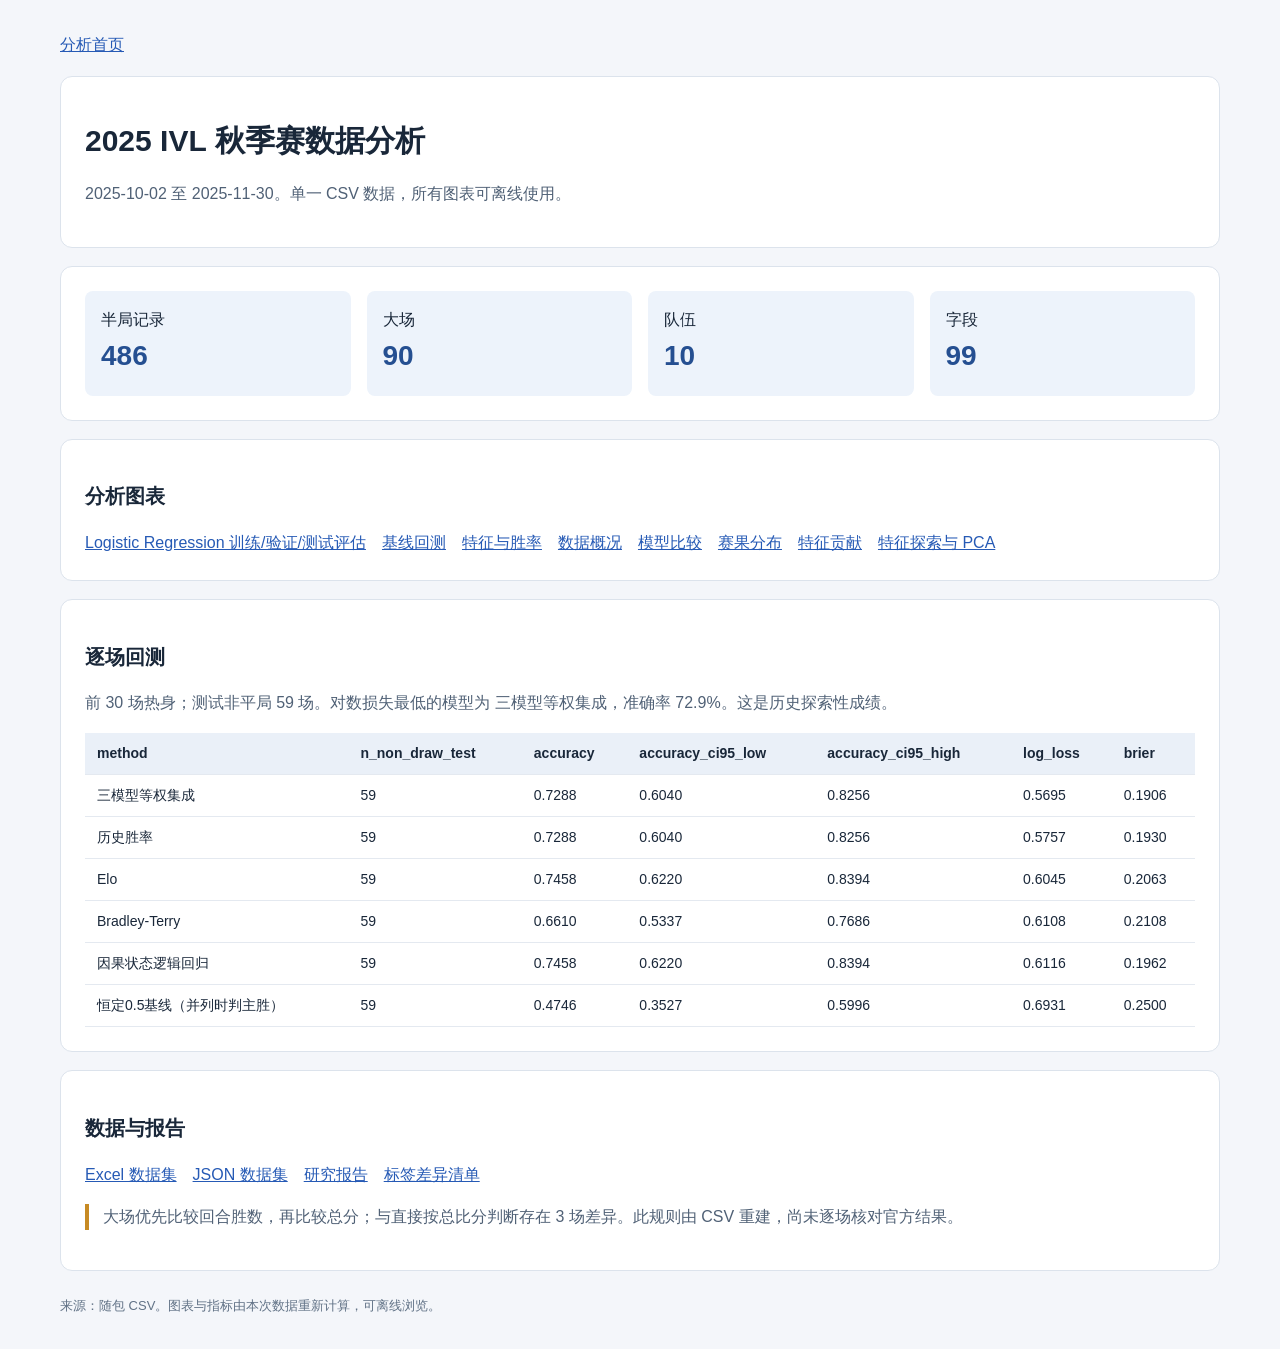
<file: index.html>
<!doctype html><html lang="zh-CN"><head><meta charset="utf-8"><meta name="viewport" content="width=device-width,initial-scale=1"><title>2025 IVL 秋季赛数据分析</title><style>body{margin:0;background:#f4f6fa;color:#192739;font:16px/1.65 "Microsoft YaHei",Arial,sans-serif}main{max-width:1160px;margin:32px auto;padding:0 24px}h1{font-size:30px;line-height:1.3}h2{font-size:20px}a{color:#265ab5}header,section{background:white;border:1px solid #dce3ec;border-radius:12px;padding:24px;margin:18px 0}p{color:#506176}.cards{display:flex;gap:16px;flex-wrap:wrap}.card{flex:1;min-width:140px;background:#edf3fb;padding:16px;border-radius:8px}.card strong{display:block;font-size:28px;color:#254f91}svg{width:100%;height:auto}table{width:100%;border-collapse:collapse;font-size:14px}th,td{padding:9px 12px;text-align:left;border-bottom:1px solid #e4e9f0}th{background:#eaf0f8;position:sticky;top:0}tr:hover{background:#f0f5fd}.scroll{overflow:auto}select,input{padding:8px;font-size:15px;border:1px solid #adbdd2;border-radius:6px}nav{display:flex;gap:16px;flex-wrap:wrap}.notice{border-left:4px solid #c78a24;padding-left:14px}footer{font-size:13px;color:#617286;margin:24px 0}circle:hover{stroke:#172c48;stroke-width:2}</style></head><body><main><nav><a href="#">分析首页</a></nav><header><h1>2025 IVL 秋季赛数据分析</h1><p>2025-10-02 至 2025-11-30。单一 CSV 数据，所有图表可离线使用。</p></header><section><div class="cards"><div class="card">半局记录<strong>486</strong></div><div class="card">大场<strong>90</strong></div><div class="card">队伍<strong>10</strong></div><div class="card">字段<strong>99</strong></div></div></section><section><h2>分析图表</h2><nav><a href="charts/logistic-baseline-evaluation.html">Logistic Regression 训练/验证/测试评估</a><a href="charts/baseline.html">基线回测</a><a href="charts/feature-win-rate.html">特征与胜率</a><a href="charts/ivl-data-profile.html">数据概况</a><a href="charts/ivl-model-comparison.html">模型比较</a><a href="charts/ivl-outcome-pie.html">赛果分布</a><a href="charts/logistic-feature-contribution.html">特征贡献</a><a href="charts/raw-features.html">特征探索与 PCA</a></nav></section><section><h2>逐场回测</h2><p>前 30 场热身；测试非平局 59 场。对数损失最低的模型为 三模型等权集成，准确率 72.9%。这是历史探索性成绩。</p><div class="scroll"><table class="dataframe">
  <thead>
    <tr style="text-align: right;">
      <th>method</th>
      <th>n_non_draw_test</th>
      <th>accuracy</th>
      <th>accuracy_ci95_low</th>
      <th>accuracy_ci95_high</th>
      <th>log_loss</th>
      <th>brier</th>
    </tr>
  </thead>
  <tbody>
    <tr>
      <td>三模型等权集成</td>
      <td>59</td>
      <td>0.7288</td>
      <td>0.6040</td>
      <td>0.8256</td>
      <td>0.5695</td>
      <td>0.1906</td>
    </tr>
    <tr>
      <td>历史胜率</td>
      <td>59</td>
      <td>0.7288</td>
      <td>0.6040</td>
      <td>0.8256</td>
      <td>0.5757</td>
      <td>0.1930</td>
    </tr>
    <tr>
      <td>Elo</td>
      <td>59</td>
      <td>0.7458</td>
      <td>0.6220</td>
      <td>0.8394</td>
      <td>0.6045</td>
      <td>0.2063</td>
    </tr>
    <tr>
      <td>Bradley-Terry</td>
      <td>59</td>
      <td>0.6610</td>
      <td>0.5337</td>
      <td>0.7686</td>
      <td>0.6108</td>
      <td>0.2108</td>
    </tr>
    <tr>
      <td>因果状态逻辑回归</td>
      <td>59</td>
      <td>0.7458</td>
      <td>0.6220</td>
      <td>0.8394</td>
      <td>0.6116</td>
      <td>0.1962</td>
    </tr>
    <tr>
      <td>恒定0.5基线（并列时判主胜）</td>
      <td>59</td>
      <td>0.4746</td>
      <td>0.3527</td>
      <td>0.5996</td>
      <td>0.6931</td>
      <td>0.2500</td>
    </tr>
  </tbody>
</table></div></section><section><h2>数据与报告</h2><nav><a href="Data/Expanded/IVL_single_season_dataset.xlsx">Excel 数据集</a><a href="Data/Expanded/intermediate/ivl_single_season_dataset.json">JSON 数据集</a><a href="experiments/研究报告.md">研究报告</a><a href="experiments/label_disagreements.csv">标签差异清单</a></nav><p class="notice">大场优先比较回合胜数，再比较总分；与直接按总比分判断存在 3 场差异。此规则由 CSV 重建，尚未逐场核对官方结果。</p></section><footer>来源：随包 CSV。图表与指标由本次数据重新计算，可离线浏览。</footer></main><script></script></body></html>
</file>
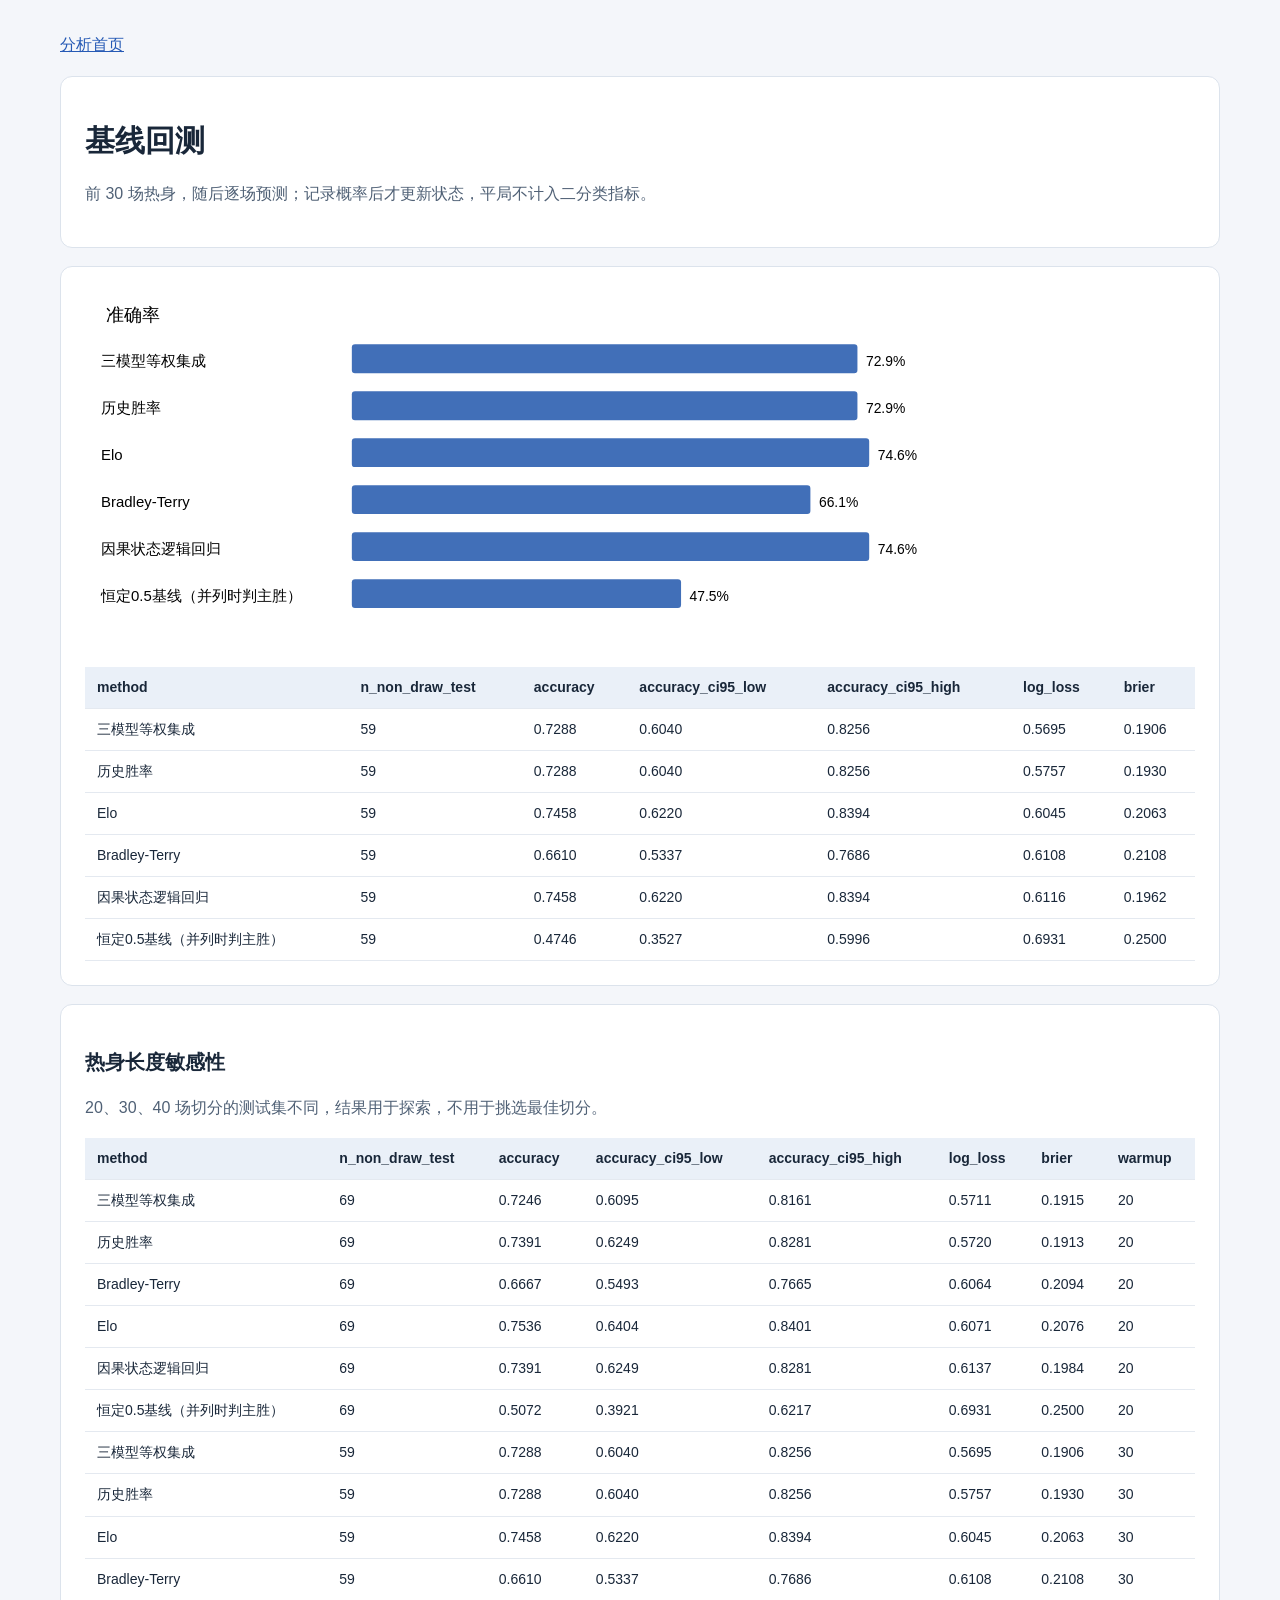
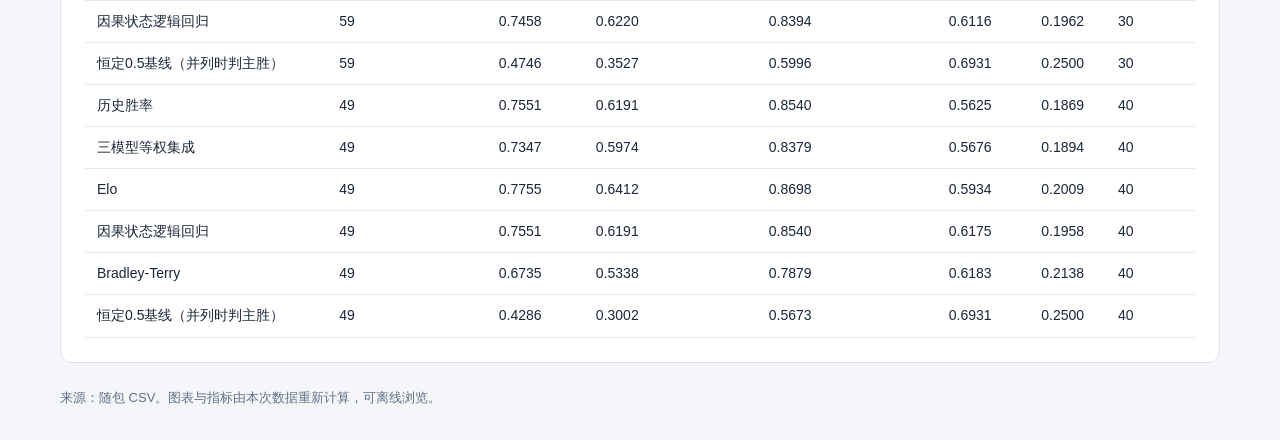
<file: chart_sources/baseline.html>
<!doctype html><html lang="zh-CN"><head><meta charset="utf-8"><meta name="viewport" content="width=device-width,initial-scale=1"><title>基线回测</title><style>body{margin:0;background:#f4f6fa;color:#192739;font:16px/1.65 "Microsoft YaHei",Arial,sans-serif}main{max-width:1160px;margin:32px auto;padding:0 24px}h1{font-size:30px;line-height:1.3}h2{font-size:20px}a{color:#265ab5}header,section{background:white;border:1px solid #dce3ec;border-radius:12px;padding:24px;margin:18px 0}p{color:#506176}.cards{display:flex;gap:16px;flex-wrap:wrap}.card{flex:1;min-width:140px;background:#edf3fb;padding:16px;border-radius:8px}.card strong{display:block;font-size:28px;color:#254f91}svg{width:100%;height:auto}table{width:100%;border-collapse:collapse;font-size:14px}th,td{padding:9px 12px;text-align:left;border-bottom:1px solid #e4e9f0}th{background:#eaf0f8;position:sticky;top:0}tr:hover{background:#f0f5fd}.scroll{overflow:auto}select,input{padding:8px;font-size:15px;border:1px solid #adbdd2;border-radius:6px}nav{display:flex;gap:16px;flex-wrap:wrap}.notice{border-left:4px solid #c78a24;padding-left:14px}footer{font-size:13px;color:#617286;margin:24px 0}circle:hover{stroke:#172c48;stroke-width:2}</style></head><body><main><nav><a href="../index.html">分析首页</a></nav><header><h1>基线回测</h1><p>前 30 场热身，随后逐场预测；记录概率后才更新状态，平局不计入二分类指标。</p></header><section><svg viewBox="0 0 1040 344" role="img" aria-label="准确率"><text x="20" y="28" font-size="17">准确率</text><text x="15" y="70" font-size="14">三模型等权集成</text><rect x="250.00" y="50" width="473.73" height="27" rx="3" fill="#416fb8"><title>三模型等权集成：72.9%</title></rect><text x="731.73" y="70" font-size="13">72.9%</text><text x="15" y="114" font-size="14">历史胜率</text><rect x="250.00" y="94" width="473.73" height="27" rx="3" fill="#416fb8"><title>历史胜率：72.9%</title></rect><text x="731.73" y="114" font-size="13">72.9%</text><text x="15" y="158" font-size="14">Elo</text><rect x="250.00" y="138" width="484.75" height="27" rx="3" fill="#416fb8"><title>Elo：74.6%</title></rect><text x="742.75" y="158" font-size="13">74.6%</text><text x="15" y="202" font-size="14">Bradley-Terry</text><rect x="250.00" y="182" width="429.66" height="27" rx="3" fill="#416fb8"><title>Bradley-Terry：66.1%</title></rect><text x="687.66" y="202" font-size="13">66.1%</text><text x="15" y="246" font-size="14">因果状态逻辑回归</text><rect x="250.00" y="226" width="484.75" height="27" rx="3" fill="#416fb8"><title>因果状态逻辑回归：74.6%</title></rect><text x="742.75" y="246" font-size="13">74.6%</text><text x="15" y="290" font-size="14">恒定0.5基线（并列时判主胜）</text><rect x="250.00" y="270" width="308.47" height="27" rx="3" fill="#416fb8"><title>恒定0.5基线（并列时判主胜）：47.5%</title></rect><text x="566.47" y="290" font-size="13">47.5%</text></svg><div class="scroll"><table class="dataframe">
  <thead>
    <tr style="text-align: right;">
      <th>method</th>
      <th>n_non_draw_test</th>
      <th>accuracy</th>
      <th>accuracy_ci95_low</th>
      <th>accuracy_ci95_high</th>
      <th>log_loss</th>
      <th>brier</th>
    </tr>
  </thead>
  <tbody>
    <tr>
      <td>三模型等权集成</td>
      <td>59</td>
      <td>0.7288</td>
      <td>0.6040</td>
      <td>0.8256</td>
      <td>0.5695</td>
      <td>0.1906</td>
    </tr>
    <tr>
      <td>历史胜率</td>
      <td>59</td>
      <td>0.7288</td>
      <td>0.6040</td>
      <td>0.8256</td>
      <td>0.5757</td>
      <td>0.1930</td>
    </tr>
    <tr>
      <td>Elo</td>
      <td>59</td>
      <td>0.7458</td>
      <td>0.6220</td>
      <td>0.8394</td>
      <td>0.6045</td>
      <td>0.2063</td>
    </tr>
    <tr>
      <td>Bradley-Terry</td>
      <td>59</td>
      <td>0.6610</td>
      <td>0.5337</td>
      <td>0.7686</td>
      <td>0.6108</td>
      <td>0.2108</td>
    </tr>
    <tr>
      <td>因果状态逻辑回归</td>
      <td>59</td>
      <td>0.7458</td>
      <td>0.6220</td>
      <td>0.8394</td>
      <td>0.6116</td>
      <td>0.1962</td>
    </tr>
    <tr>
      <td>恒定0.5基线（并列时判主胜）</td>
      <td>59</td>
      <td>0.4746</td>
      <td>0.3527</td>
      <td>0.5996</td>
      <td>0.6931</td>
      <td>0.2500</td>
    </tr>
  </tbody>
</table></div></section><section><h2>热身长度敏感性</h2><p>20、30、40 场切分的测试集不同，结果用于探索，不用于挑选最佳切分。</p><div class="scroll"><table class="dataframe">
  <thead>
    <tr style="text-align: right;">
      <th>method</th>
      <th>n_non_draw_test</th>
      <th>accuracy</th>
      <th>accuracy_ci95_low</th>
      <th>accuracy_ci95_high</th>
      <th>log_loss</th>
      <th>brier</th>
      <th>warmup</th>
    </tr>
  </thead>
  <tbody>
    <tr>
      <td>三模型等权集成</td>
      <td>69</td>
      <td>0.7246</td>
      <td>0.6095</td>
      <td>0.8161</td>
      <td>0.5711</td>
      <td>0.1915</td>
      <td>20</td>
    </tr>
    <tr>
      <td>历史胜率</td>
      <td>69</td>
      <td>0.7391</td>
      <td>0.6249</td>
      <td>0.8281</td>
      <td>0.5720</td>
      <td>0.1913</td>
      <td>20</td>
    </tr>
    <tr>
      <td>Bradley-Terry</td>
      <td>69</td>
      <td>0.6667</td>
      <td>0.5493</td>
      <td>0.7665</td>
      <td>0.6064</td>
      <td>0.2094</td>
      <td>20</td>
    </tr>
    <tr>
      <td>Elo</td>
      <td>69</td>
      <td>0.7536</td>
      <td>0.6404</td>
      <td>0.8401</td>
      <td>0.6071</td>
      <td>0.2076</td>
      <td>20</td>
    </tr>
    <tr>
      <td>因果状态逻辑回归</td>
      <td>69</td>
      <td>0.7391</td>
      <td>0.6249</td>
      <td>0.8281</td>
      <td>0.6137</td>
      <td>0.1984</td>
      <td>20</td>
    </tr>
    <tr>
      <td>恒定0.5基线（并列时判主胜）</td>
      <td>69</td>
      <td>0.5072</td>
      <td>0.3921</td>
      <td>0.6217</td>
      <td>0.6931</td>
      <td>0.2500</td>
      <td>20</td>
    </tr>
    <tr>
      <td>三模型等权集成</td>
      <td>59</td>
      <td>0.7288</td>
      <td>0.6040</td>
      <td>0.8256</td>
      <td>0.5695</td>
      <td>0.1906</td>
      <td>30</td>
    </tr>
    <tr>
      <td>历史胜率</td>
      <td>59</td>
      <td>0.7288</td>
      <td>0.6040</td>
      <td>0.8256</td>
      <td>0.5757</td>
      <td>0.1930</td>
      <td>30</td>
    </tr>
    <tr>
      <td>Elo</td>
      <td>59</td>
      <td>0.7458</td>
      <td>0.6220</td>
      <td>0.8394</td>
      <td>0.6045</td>
      <td>0.2063</td>
      <td>30</td>
    </tr>
    <tr>
      <td>Bradley-Terry</td>
      <td>59</td>
      <td>0.6610</td>
      <td>0.5337</td>
      <td>0.7686</td>
      <td>0.6108</td>
      <td>0.2108</td>
      <td>30</td>
    </tr>
    <tr>
      <td>因果状态逻辑回归</td>
      <td>59</td>
      <td>0.7458</td>
      <td>0.6220</td>
      <td>0.8394</td>
      <td>0.6116</td>
      <td>0.1962</td>
      <td>30</td>
    </tr>
    <tr>
      <td>恒定0.5基线（并列时判主胜）</td>
      <td>59</td>
      <td>0.4746</td>
      <td>0.3527</td>
      <td>0.5996</td>
      <td>0.6931</td>
      <td>0.2500</td>
      <td>30</td>
    </tr>
    <tr>
      <td>历史胜率</td>
      <td>49</td>
      <td>0.7551</td>
      <td>0.6191</td>
      <td>0.8540</td>
      <td>0.5625</td>
      <td>0.1869</td>
      <td>40</td>
    </tr>
    <tr>
      <td>三模型等权集成</td>
      <td>49</td>
      <td>0.7347</td>
      <td>0.5974</td>
      <td>0.8379</td>
      <td>0.5676</td>
      <td>0.1894</td>
      <td>40</td>
    </tr>
    <tr>
      <td>Elo</td>
      <td>49</td>
      <td>0.7755</td>
      <td>0.6412</td>
      <td>0.8698</td>
      <td>0.5934</td>
      <td>0.2009</td>
      <td>40</td>
    </tr>
    <tr>
      <td>因果状态逻辑回归</td>
      <td>49</td>
      <td>0.7551</td>
      <td>0.6191</td>
      <td>0.8540</td>
      <td>0.6175</td>
      <td>0.1958</td>
      <td>40</td>
    </tr>
    <tr>
      <td>Bradley-Terry</td>
      <td>49</td>
      <td>0.6735</td>
      <td>0.5338</td>
      <td>0.7879</td>
      <td>0.6183</td>
      <td>0.2138</td>
      <td>40</td>
    </tr>
    <tr>
      <td>恒定0.5基线（并列时判主胜）</td>
      <td>49</td>
      <td>0.4286</td>
      <td>0.3002</td>
      <td>0.5673</td>
      <td>0.6931</td>
      <td>0.2500</td>
      <td>40</td>
    </tr>
  </tbody>
</table></div></section><footer>来源：随包 CSV。图表与指标由本次数据重新计算，可离线浏览。</footer></main><script></script></body></html>
</file>
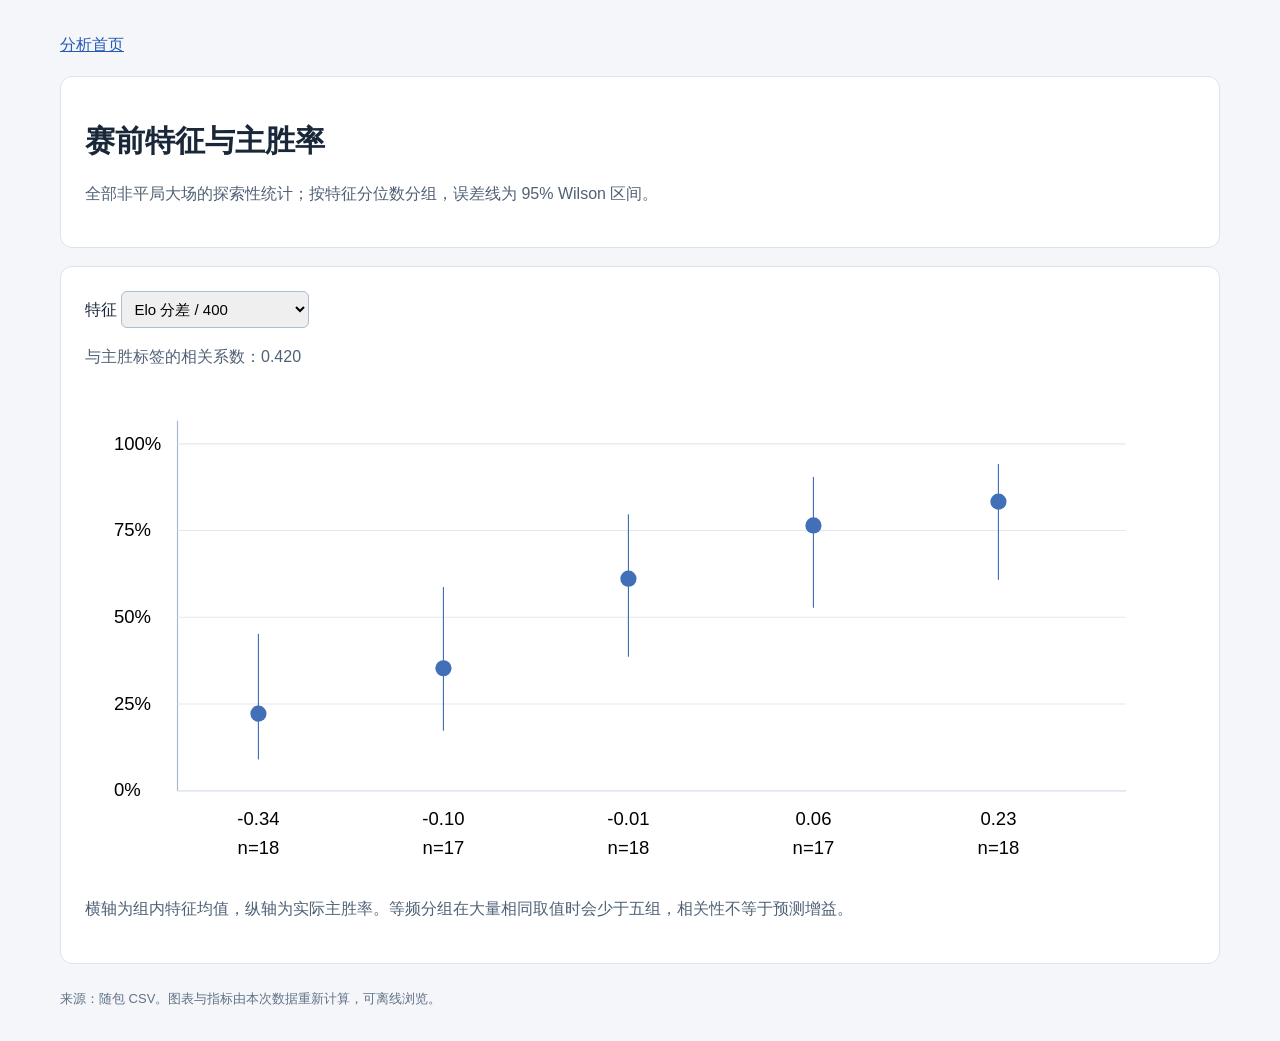
<file: chart_sources/feature-win-rate.html>
<!doctype html><html lang="zh-CN"><head><meta charset="utf-8"><meta name="viewport" content="width=device-width,initial-scale=1"><title>赛前特征与主胜率</title><style>body{margin:0;background:#f4f6fa;color:#192739;font:16px/1.65 "Microsoft YaHei",Arial,sans-serif}main{max-width:1160px;margin:32px auto;padding:0 24px}h1{font-size:30px;line-height:1.3}h2{font-size:20px}a{color:#265ab5}header,section{background:white;border:1px solid #dce3ec;border-radius:12px;padding:24px;margin:18px 0}p{color:#506176}.cards{display:flex;gap:16px;flex-wrap:wrap}.card{flex:1;min-width:140px;background:#edf3fb;padding:16px;border-radius:8px}.card strong{display:block;font-size:28px;color:#254f91}svg{width:100%;height:auto}table{width:100%;border-collapse:collapse;font-size:14px}th,td{padding:9px 12px;text-align:left;border-bottom:1px solid #e4e9f0}th{background:#eaf0f8;position:sticky;top:0}tr:hover{background:#f0f5fd}.scroll{overflow:auto}select,input{padding:8px;font-size:15px;border:1px solid #adbdd2;border-radius:6px}nav{display:flex;gap:16px;flex-wrap:wrap}.notice{border-left:4px solid #c78a24;padding-left:14px}footer{font-size:13px;color:#617286;margin:24px 0}circle:hover{stroke:#172c48;stroke-width:2}</style></head><body><main><nav><a href="../index.html">分析首页</a></nav><header><h1>赛前特征与主胜率</h1><p>全部非平局大场的探索性统计；按特征分位数分组，误差线为 95% Wilson 区间。</p></header><section><label>特征 <select><option value="0">Elo 分差 / 400</option><option value="1">平滑历史胜率差</option><option value="2">历史净胜分差 / 10</option><option value="3">最近五场净胜分差 / 10</option><option value="4">监管表现差 / 4</option><option value="5">求生表现差 / 4</option><option value="6">历史交锋净胜分 / 10</option></select></label><p id="info"></p><div id="plot"></div><p>横轴为组内特征均值，纵轴为实际主胜率。等频分组在大量相同取值时会少于五组，相关性不等于预测增益。</p></section><footer>来源：随包 CSV。图表与指标由本次数据重新计算，可离线浏览。</footer></main><script>const data=[{"feature": "elo_diff_scaled", "label": "Elo 分差 / 400", "correlation": 0.42049887976923833, "bins": [{"mean": -0.3417654528809576, "n": 18, "wins": 4, "home_win_rate": 0.2222222222222222, "ci_low": 0.09000781913382, "ci_high": 0.4521502645230549}, {"mean": -0.10107353717327437, "n": 17, "wins": 6, "home_win_rate": 0.35294117647058826, "ci_low": 0.17309486143904904, "ci_high": 0.5870003327878818}, {"mean": -0.011359379251511668, "n": 18, "wins": 11, "home_win_rate": 0.6111111111111112, "ci_low": 0.3861866858065617, "ci_high": 0.7969500807306884}, {"mean": 0.05603730491737385, "n": 17, "wins": 13, "home_win_rate": 0.7647058823529411, "ci_low": 0.5273775411082839, "ci_high": 0.9044511092832406}, {"mean": 0.23168647135448361, "n": 18, "wins": 15, "home_win_rate": 0.8333333333333334, "ci_low": 0.6077750036164076, "ci_high": 0.9416352959953425}]}, {"feature": "smoothed_win_rate_diff", "label": "平滑历史胜率差", "correlation": 0.4546997335996792, "bins": [{"mean": -0.360229475690002, "n": 18, "wins": 4, "home_win_rate": 0.2222222222222222, "ci_low": 0.09000781913382, "ci_high": 0.4521502645230549}, {"mean": -0.1363184556443981, "n": 17, "wins": 7, "home_win_rate": 0.4117647058823529, "ci_low": 0.21610786039131383, "ci_high": 0.6399492561448447}, {"mean": -0.015746042006546206, "n": 21, "wins": 12, "home_win_rate": 0.5714285714285714, "ci_low": 0.3654621629703244, "ci_high": 0.7553030051347894}, {"mean": 0.1225018178661478, "n": 14, "wins": 10, "home_win_rate": 0.7142857142857143, "ci_low": 0.4535045882751561, "ci_high": 0.882788120898909}, {"mean": 0.26991050207961975, "n": 18, "wins": 16, "home_win_rate": 0.8888888888888888, "ci_low": 0.6719975513339578, "ci_high": 0.9689811315464172}]}, {"feature": "avg_point_margin_diff", "label": "历史净胜分差 / 10", "correlation": 0.45001339337154883, "bins": [{"mean": -0.4860461277437541, "n": 18, "wins": 5, "home_win_rate": 0.2777777777777778, "ci_low": 0.12499569146355474, "ci_high": 0.5087307754619452}, {"mean": -0.20065970505849398, "n": 17, "wins": 5, "home_win_rate": 0.29411764705882354, "ci_low": 0.13279793865556402, "ci_high": 0.5313353332621391}, {"mean": -0.019660961744940073, "n": 18, "wins": 12, "home_win_rate": 0.6666666666666666, "ci_low": 0.4374906934425036, "ci_high": 0.8372144563633714}, {"mean": 0.12329027192075817, "n": 17, "wins": 11, "home_win_rate": 0.6470588235294118, "ci_low": 0.4129996672121182, "ci_high": 0.826905138560951}, {"mean": 0.409665306337778, "n": 18, "wins": 16, "home_win_rate": 0.8888888888888888, "ci_low": 0.6719975513339578, "ci_high": 0.9689811315464172}]}, {"feature": "recent5_margin_diff", "label": "最近五场净胜分差 / 10", "correlation": 0.33311204642584863, "bins": [{"mean": -0.6866666666666668, "n": 18, "wins": 6, "home_win_rate": 0.3333333333333333, "ci_low": 0.1627855436366286, "ci_high": 0.5625093065574964}, {"mean": -0.2297058823529412, "n": 17, "wins": 6, "home_win_rate": 0.35294117647058826, "ci_low": 0.17309486143904904, "ci_high": 0.5870003327878818}, {"mean": 0.034444444444444444, "n": 18, "wins": 11, "home_win_rate": 0.6111111111111112, "ci_low": 0.3861866858065617, "ci_high": 0.7969500807306884}, {"mean": 0.22588235294117648, "n": 17, "wins": 11, "home_win_rate": 0.6470588235294118, "ci_low": 0.4129996672121182, "ci_high": 0.826905138560951}, {"mean": 0.7152777777777778, "n": 18, "wins": 15, "home_win_rate": 0.8333333333333334, "ci_low": 0.6077750036164076, "ci_high": 0.9416352959953425}]}, {"feature": "hunter_margin_diff", "label": "监管表现差 / 4", "correlation": 0.3847554345179643, "bins": [{"mean": -0.34697766228896876, "n": 18, "wins": 7, "home_win_rate": 0.3888888888888889, "ci_low": 0.20304991926931162, "ci_high": 0.6138133141934384}, {"mean": -0.14863321330689702, "n": 17, "wins": 4, "home_win_rate": 0.23529411764705882, "ci_low": 0.0955488907167594, "ci_high": 0.47262245889171595}, {"mean": -0.03267727315438505, "n": 18, "wins": 12, "home_win_rate": 0.6666666666666666, "ci_low": 0.4374906934425036, "ci_high": 0.8372144563633714}, {"mean": 0.10103892312529221, "n": 17, "wins": 10, "home_win_rate": 0.5882352941176471, "ci_low": 0.36005074385515545, "ci_high": 0.7838921396086862}, {"mean": 0.3215808029979464, "n": 18, "wins": 16, "home_win_rate": 0.8888888888888888, "ci_low": 0.6719975513339578, "ci_high": 0.9689811315464172}]}, {"feature": "survivor_margin_diff", "label": "求生表现差 / 4", "correlation": 0.3668609957487907, "bins": [{"mean": -0.29936921784745746, "n": 18, "wins": 7, "home_win_rate": 0.3888888888888889, "ci_low": 0.20304991926931162, "ci_high": 0.6138133141934384}, {"mean": -0.12670758737503626, "n": 17, "wins": 6, "home_win_rate": 0.35294117647058826, "ci_low": 0.17309486143904904, "ci_high": 0.5870003327878818}, {"mean": 0.005153587503493415, "n": 18, "wins": 9, "home_win_rate": 0.5, "ci_low": 0.2903070395897999, "ci_high": 0.7096929604102}, {"mean": 0.10555915835202541, "n": 17, "wins": 11, "home_win_rate": 0.6470588235294118, "ci_low": 0.4129996672121182, "ci_high": 0.826905138560951}, {"mean": 0.27087502922090584, "n": 18, "wins": 16, "home_win_rate": 0.8888888888888888, "ci_low": 0.6719975513339578, "ci_high": 0.9689811315464172}]}, {"feature": "head_to_head_margin", "label": "历史交锋净胜分 / 10", "correlation": 0.3569222955169919, "bins": [{"mean": -0.8150000000000001, "n": 20, "wins": 5, "home_win_rate": 0.25, "ci_low": 0.11186005278940309, "ci_high": 0.4687050099580636}, {"mean": -0.05535714285714286, "n": 56, "wins": 35, "home_win_rate": 0.625, "ci_low": 0.494051260344893, "ci_high": 0.7398997035330781}, {"mean": 0.5166666666666666, "n": 12, "wins": 9, "home_win_rate": 0.75, "ci_low": 0.46768966087934005, "ci_high": 0.9110599603710386}]}];function draw(){const r=data[document.querySelector('select').value];document.querySelector('#info').textContent='与主胜标签的相关系数：'+r.correlation.toFixed(3);let s='<svg viewBox="0 0 960 420"><path d="M80 30 V350 H900" fill="none" stroke="#a7b7ca"/>';for(let t=0;t<=1;t+=.25){let y=350-300*t;s+=`<line x1="80" y1="${y}" x2="900" y2="${y}" stroke="#e1e8f1"/><text x="25" y="${y+5}">${Math.round(t*100)}%</text>`;}r.bins.forEach((b,i)=>{let x=150+i*160,y=350-b.home_win_rate*300;s+=`<line x1="${x}" x2="${x}" y1="${350-b.ci_low*300}" y2="${350-b.ci_high*300}" stroke="#416fb8"/><circle cx="${x}" cy="${y}" r="7" fill="#416fb8"><title>均值 ${b.mean.toFixed(3)}，${b.wins}/${b.n} 主胜，95%区间 ${(b.ci_low*100).toFixed(1)}%–${(b.ci_high*100).toFixed(1)}%</title></circle><text x="${x}" y="380" text-anchor="middle">${b.mean.toFixed(2)}</text><text x="${x}" y="405" text-anchor="middle">n=${b.n}</text>`});document.querySelector('#plot').innerHTML=s+'</svg>';}document.querySelector('select').addEventListener('change',draw);draw();</script></body></html>
</file>
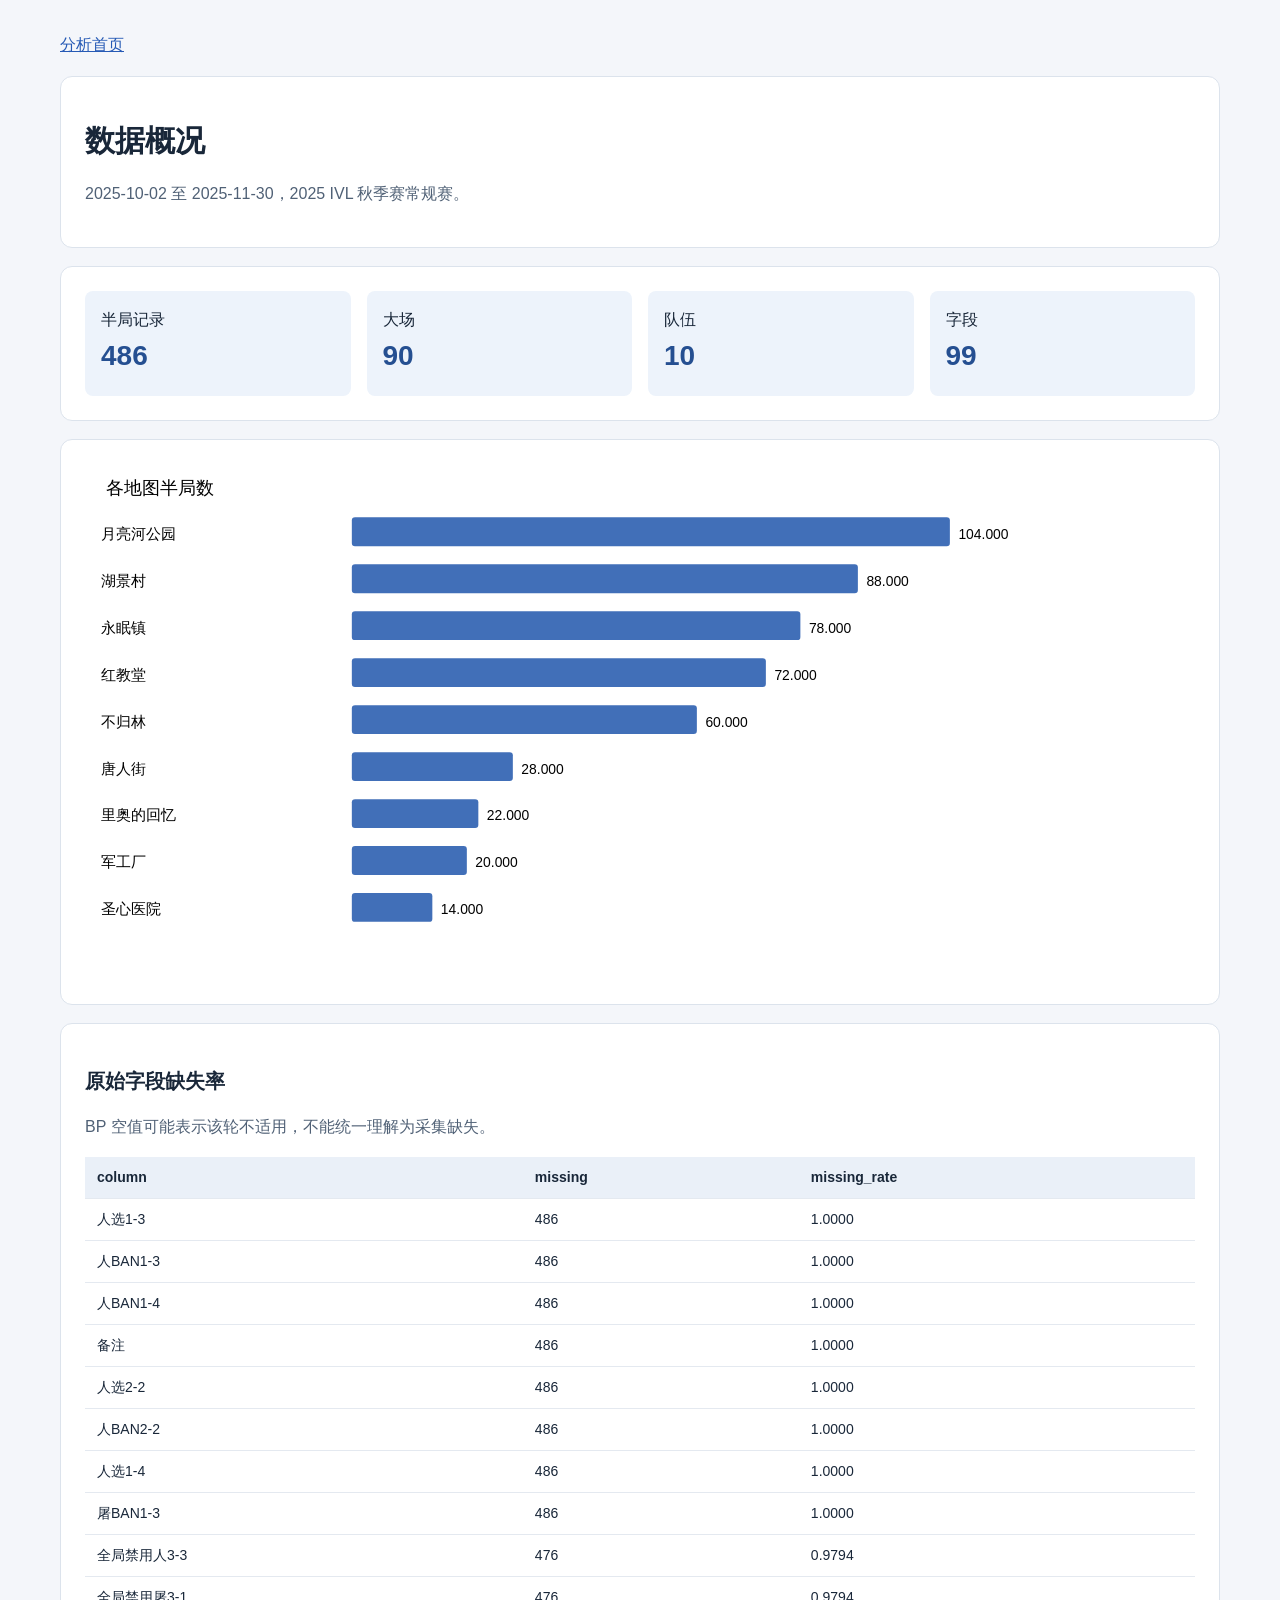
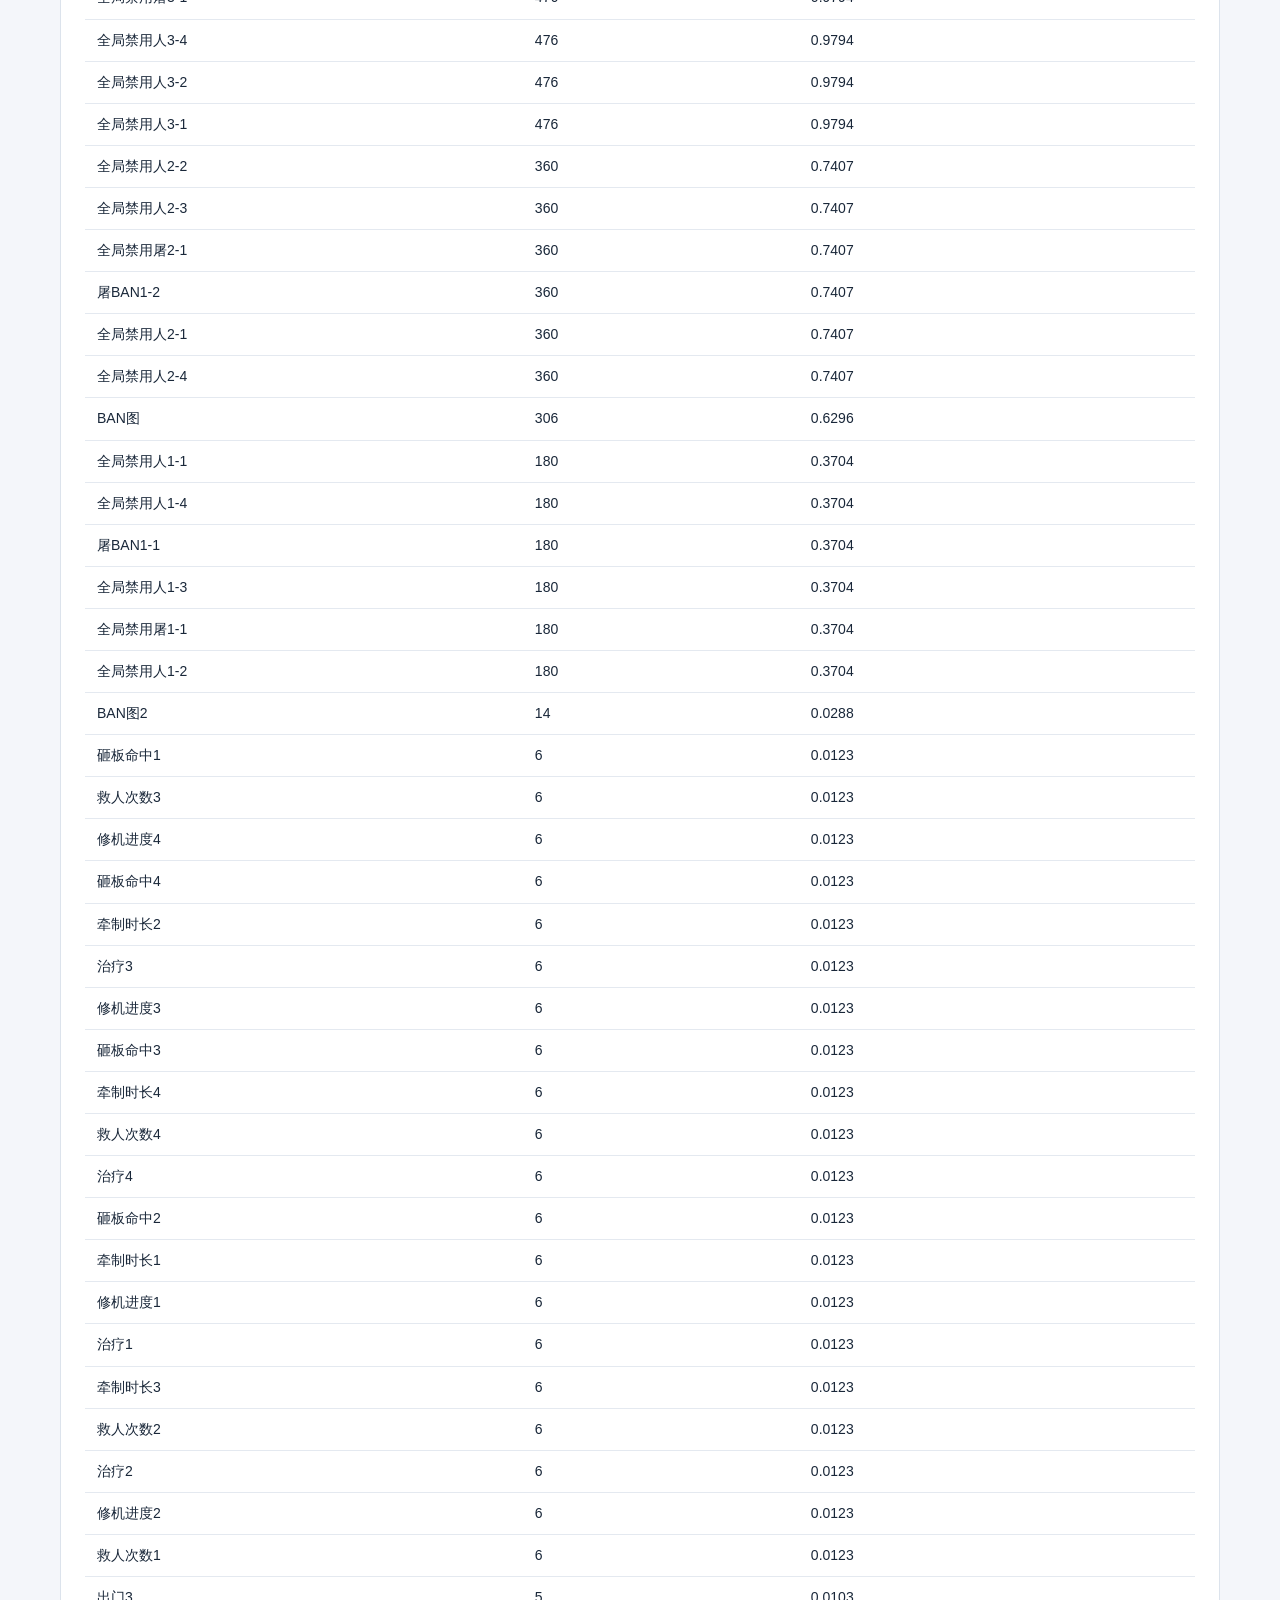
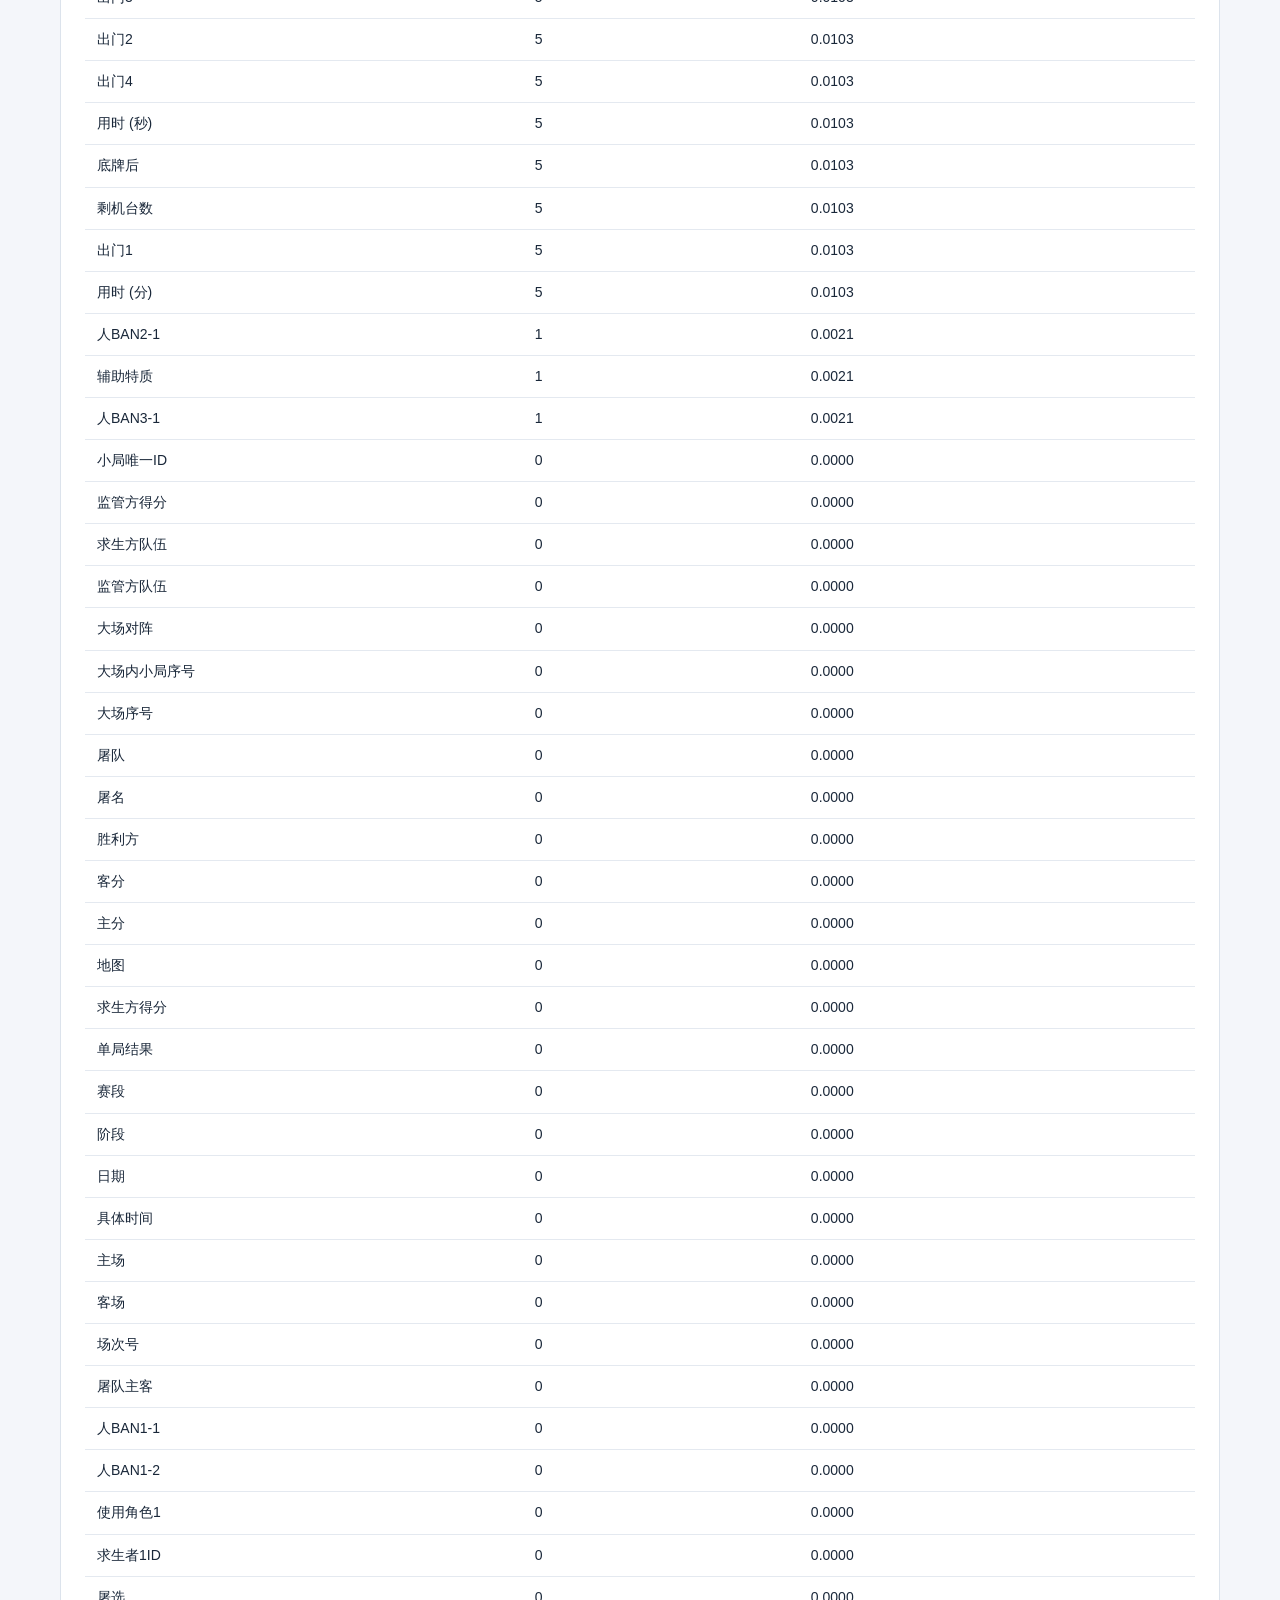
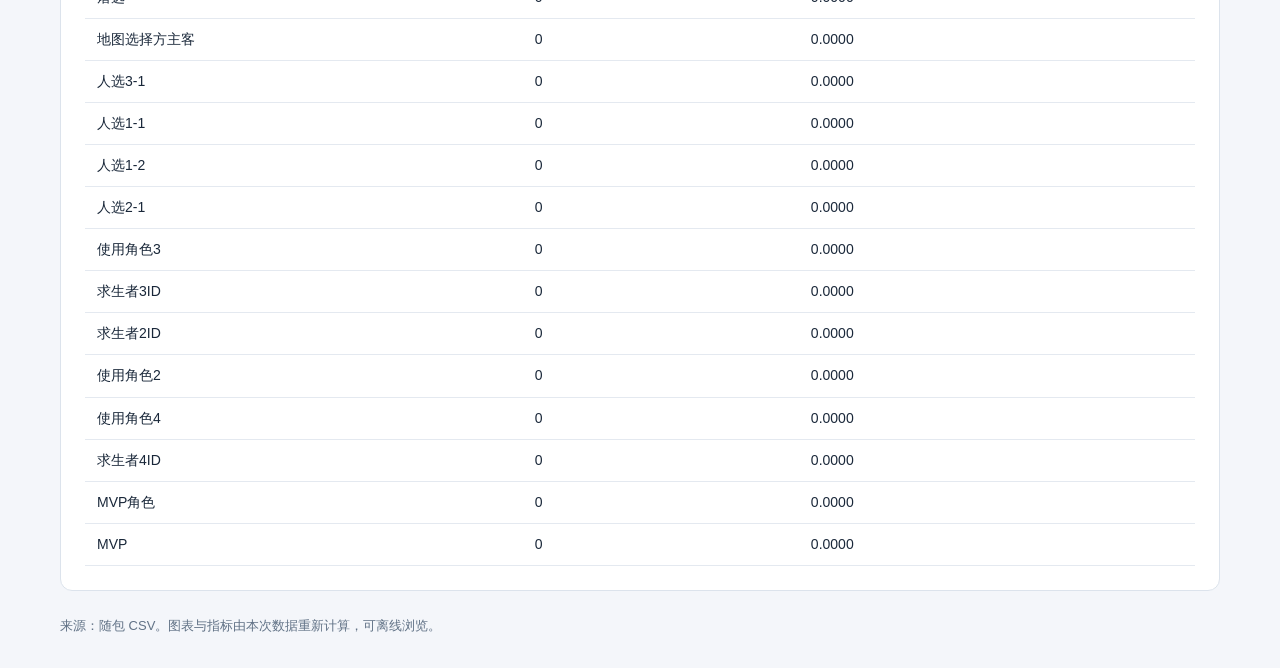
<file: chart_sources/ivl-data-profile.html>
<!doctype html><html lang="zh-CN"><head><meta charset="utf-8"><meta name="viewport" content="width=device-width,initial-scale=1"><title>数据概况</title><style>body{margin:0;background:#f4f6fa;color:#192739;font:16px/1.65 "Microsoft YaHei",Arial,sans-serif}main{max-width:1160px;margin:32px auto;padding:0 24px}h1{font-size:30px;line-height:1.3}h2{font-size:20px}a{color:#265ab5}header,section{background:white;border:1px solid #dce3ec;border-radius:12px;padding:24px;margin:18px 0}p{color:#506176}.cards{display:flex;gap:16px;flex-wrap:wrap}.card{flex:1;min-width:140px;background:#edf3fb;padding:16px;border-radius:8px}.card strong{display:block;font-size:28px;color:#254f91}svg{width:100%;height:auto}table{width:100%;border-collapse:collapse;font-size:14px}th,td{padding:9px 12px;text-align:left;border-bottom:1px solid #e4e9f0}th{background:#eaf0f8;position:sticky;top:0}tr:hover{background:#f0f5fd}.scroll{overflow:auto}select,input{padding:8px;font-size:15px;border:1px solid #adbdd2;border-radius:6px}nav{display:flex;gap:16px;flex-wrap:wrap}.notice{border-left:4px solid #c78a24;padding-left:14px}footer{font-size:13px;color:#617286;margin:24px 0}circle:hover{stroke:#172c48;stroke-width:2}</style></head><body><main><nav><a href="../index.html">分析首页</a></nav><header><h1>数据概况</h1><p>2025-10-02 至 2025-11-30，2025 IVL 秋季赛常规赛。</p></header><section><div class="cards"><div class="card">半局记录<strong>486</strong></div><div class="card">大场<strong>90</strong></div><div class="card">队伍<strong>10</strong></div><div class="card">字段<strong>99</strong></div></div></section><section><svg viewBox="0 0 1040 476" role="img" aria-label="各地图半局数"><text x="20" y="28" font-size="17">各地图半局数</text><text x="15" y="70" font-size="14">月亮河公园</text><rect x="250.00" y="50" width="560.34" height="27" rx="3" fill="#416fb8"><title>月亮河公园：104.000</title></rect><text x="818.34" y="70" font-size="13">104.000</text><text x="15" y="114" font-size="14">湖景村</text><rect x="250.00" y="94" width="474.14" height="27" rx="3" fill="#416fb8"><title>湖景村：88.000</title></rect><text x="732.14" y="114" font-size="13">88.000</text><text x="15" y="158" font-size="14">永眠镇</text><rect x="250.00" y="138" width="420.26" height="27" rx="3" fill="#416fb8"><title>永眠镇：78.000</title></rect><text x="678.26" y="158" font-size="13">78.000</text><text x="15" y="202" font-size="14">红教堂</text><rect x="250.00" y="182" width="387.93" height="27" rx="3" fill="#416fb8"><title>红教堂：72.000</title></rect><text x="645.93" y="202" font-size="13">72.000</text><text x="15" y="246" font-size="14">不归林</text><rect x="250.00" y="226" width="323.28" height="27" rx="3" fill="#416fb8"><title>不归林：60.000</title></rect><text x="581.28" y="246" font-size="13">60.000</text><text x="15" y="290" font-size="14">唐人街</text><rect x="250.00" y="270" width="150.86" height="27" rx="3" fill="#416fb8"><title>唐人街：28.000</title></rect><text x="408.86" y="290" font-size="13">28.000</text><text x="15" y="334" font-size="14">里奥的回忆</text><rect x="250.00" y="314" width="118.53" height="27" rx="3" fill="#416fb8"><title>里奥的回忆：22.000</title></rect><text x="376.53" y="334" font-size="13">22.000</text><text x="15" y="378" font-size="14">军工厂</text><rect x="250.00" y="358" width="107.76" height="27" rx="3" fill="#416fb8"><title>军工厂：20.000</title></rect><text x="365.76" y="378" font-size="13">20.000</text><text x="15" y="422" font-size="14">圣心医院</text><rect x="250.00" y="402" width="75.43" height="27" rx="3" fill="#416fb8"><title>圣心医院：14.000</title></rect><text x="333.43" y="422" font-size="13">14.000</text></svg></section><section><h2>原始字段缺失率</h2><p>BP 空值可能表示该轮不适用，不能统一理解为采集缺失。</p><div class="scroll"><table class="dataframe">
  <thead>
    <tr style="text-align: right;">
      <th>column</th>
      <th>missing</th>
      <th>missing_rate</th>
    </tr>
  </thead>
  <tbody>
    <tr>
      <td>人选1-3</td>
      <td>486</td>
      <td>1.0000</td>
    </tr>
    <tr>
      <td>人BAN1-3</td>
      <td>486</td>
      <td>1.0000</td>
    </tr>
    <tr>
      <td>人BAN1-4</td>
      <td>486</td>
      <td>1.0000</td>
    </tr>
    <tr>
      <td>备注</td>
      <td>486</td>
      <td>1.0000</td>
    </tr>
    <tr>
      <td>人选2-2</td>
      <td>486</td>
      <td>1.0000</td>
    </tr>
    <tr>
      <td>人BAN2-2</td>
      <td>486</td>
      <td>1.0000</td>
    </tr>
    <tr>
      <td>人选1-4</td>
      <td>486</td>
      <td>1.0000</td>
    </tr>
    <tr>
      <td>屠BAN1-3</td>
      <td>486</td>
      <td>1.0000</td>
    </tr>
    <tr>
      <td>全局禁用人3-3</td>
      <td>476</td>
      <td>0.9794</td>
    </tr>
    <tr>
      <td>全局禁用屠3-1</td>
      <td>476</td>
      <td>0.9794</td>
    </tr>
    <tr>
      <td>全局禁用人3-4</td>
      <td>476</td>
      <td>0.9794</td>
    </tr>
    <tr>
      <td>全局禁用人3-2</td>
      <td>476</td>
      <td>0.9794</td>
    </tr>
    <tr>
      <td>全局禁用人3-1</td>
      <td>476</td>
      <td>0.9794</td>
    </tr>
    <tr>
      <td>全局禁用人2-2</td>
      <td>360</td>
      <td>0.7407</td>
    </tr>
    <tr>
      <td>全局禁用人2-3</td>
      <td>360</td>
      <td>0.7407</td>
    </tr>
    <tr>
      <td>全局禁用屠2-1</td>
      <td>360</td>
      <td>0.7407</td>
    </tr>
    <tr>
      <td>屠BAN1-2</td>
      <td>360</td>
      <td>0.7407</td>
    </tr>
    <tr>
      <td>全局禁用人2-1</td>
      <td>360</td>
      <td>0.7407</td>
    </tr>
    <tr>
      <td>全局禁用人2-4</td>
      <td>360</td>
      <td>0.7407</td>
    </tr>
    <tr>
      <td>BAN图</td>
      <td>306</td>
      <td>0.6296</td>
    </tr>
    <tr>
      <td>全局禁用人1-1</td>
      <td>180</td>
      <td>0.3704</td>
    </tr>
    <tr>
      <td>全局禁用人1-4</td>
      <td>180</td>
      <td>0.3704</td>
    </tr>
    <tr>
      <td>屠BAN1-1</td>
      <td>180</td>
      <td>0.3704</td>
    </tr>
    <tr>
      <td>全局禁用人1-3</td>
      <td>180</td>
      <td>0.3704</td>
    </tr>
    <tr>
      <td>全局禁用屠1-1</td>
      <td>180</td>
      <td>0.3704</td>
    </tr>
    <tr>
      <td>全局禁用人1-2</td>
      <td>180</td>
      <td>0.3704</td>
    </tr>
    <tr>
      <td>BAN图2</td>
      <td>14</td>
      <td>0.0288</td>
    </tr>
    <tr>
      <td>砸板命中1</td>
      <td>6</td>
      <td>0.0123</td>
    </tr>
    <tr>
      <td>救人次数3</td>
      <td>6</td>
      <td>0.0123</td>
    </tr>
    <tr>
      <td>修机进度4</td>
      <td>6</td>
      <td>0.0123</td>
    </tr>
    <tr>
      <td>砸板命中4</td>
      <td>6</td>
      <td>0.0123</td>
    </tr>
    <tr>
      <td>牵制时长2</td>
      <td>6</td>
      <td>0.0123</td>
    </tr>
    <tr>
      <td>治疗3</td>
      <td>6</td>
      <td>0.0123</td>
    </tr>
    <tr>
      <td>修机进度3</td>
      <td>6</td>
      <td>0.0123</td>
    </tr>
    <tr>
      <td>砸板命中3</td>
      <td>6</td>
      <td>0.0123</td>
    </tr>
    <tr>
      <td>牵制时长4</td>
      <td>6</td>
      <td>0.0123</td>
    </tr>
    <tr>
      <td>救人次数4</td>
      <td>6</td>
      <td>0.0123</td>
    </tr>
    <tr>
      <td>治疗4</td>
      <td>6</td>
      <td>0.0123</td>
    </tr>
    <tr>
      <td>砸板命中2</td>
      <td>6</td>
      <td>0.0123</td>
    </tr>
    <tr>
      <td>牵制时长1</td>
      <td>6</td>
      <td>0.0123</td>
    </tr>
    <tr>
      <td>修机进度1</td>
      <td>6</td>
      <td>0.0123</td>
    </tr>
    <tr>
      <td>治疗1</td>
      <td>6</td>
      <td>0.0123</td>
    </tr>
    <tr>
      <td>牵制时长3</td>
      <td>6</td>
      <td>0.0123</td>
    </tr>
    <tr>
      <td>救人次数2</td>
      <td>6</td>
      <td>0.0123</td>
    </tr>
    <tr>
      <td>治疗2</td>
      <td>6</td>
      <td>0.0123</td>
    </tr>
    <tr>
      <td>修机进度2</td>
      <td>6</td>
      <td>0.0123</td>
    </tr>
    <tr>
      <td>救人次数1</td>
      <td>6</td>
      <td>0.0123</td>
    </tr>
    <tr>
      <td>出门3</td>
      <td>5</td>
      <td>0.0103</td>
    </tr>
    <tr>
      <td>出门2</td>
      <td>5</td>
      <td>0.0103</td>
    </tr>
    <tr>
      <td>出门4</td>
      <td>5</td>
      <td>0.0103</td>
    </tr>
    <tr>
      <td>用时 (秒)</td>
      <td>5</td>
      <td>0.0103</td>
    </tr>
    <tr>
      <td>底牌后</td>
      <td>5</td>
      <td>0.0103</td>
    </tr>
    <tr>
      <td>剩机台数</td>
      <td>5</td>
      <td>0.0103</td>
    </tr>
    <tr>
      <td>出门1</td>
      <td>5</td>
      <td>0.0103</td>
    </tr>
    <tr>
      <td>用时 (分)</td>
      <td>5</td>
      <td>0.0103</td>
    </tr>
    <tr>
      <td>人BAN2-1</td>
      <td>1</td>
      <td>0.0021</td>
    </tr>
    <tr>
      <td>辅助特质</td>
      <td>1</td>
      <td>0.0021</td>
    </tr>
    <tr>
      <td>人BAN3-1</td>
      <td>1</td>
      <td>0.0021</td>
    </tr>
    <tr>
      <td>小局唯一ID</td>
      <td>0</td>
      <td>0.0000</td>
    </tr>
    <tr>
      <td>监管方得分</td>
      <td>0</td>
      <td>0.0000</td>
    </tr>
    <tr>
      <td>求生方队伍</td>
      <td>0</td>
      <td>0.0000</td>
    </tr>
    <tr>
      <td>监管方队伍</td>
      <td>0</td>
      <td>0.0000</td>
    </tr>
    <tr>
      <td>大场对阵</td>
      <td>0</td>
      <td>0.0000</td>
    </tr>
    <tr>
      <td>大场内小局序号</td>
      <td>0</td>
      <td>0.0000</td>
    </tr>
    <tr>
      <td>大场序号</td>
      <td>0</td>
      <td>0.0000</td>
    </tr>
    <tr>
      <td>屠队</td>
      <td>0</td>
      <td>0.0000</td>
    </tr>
    <tr>
      <td>屠名</td>
      <td>0</td>
      <td>0.0000</td>
    </tr>
    <tr>
      <td>胜利方</td>
      <td>0</td>
      <td>0.0000</td>
    </tr>
    <tr>
      <td>客分</td>
      <td>0</td>
      <td>0.0000</td>
    </tr>
    <tr>
      <td>主分</td>
      <td>0</td>
      <td>0.0000</td>
    </tr>
    <tr>
      <td>地图</td>
      <td>0</td>
      <td>0.0000</td>
    </tr>
    <tr>
      <td>求生方得分</td>
      <td>0</td>
      <td>0.0000</td>
    </tr>
    <tr>
      <td>单局结果</td>
      <td>0</td>
      <td>0.0000</td>
    </tr>
    <tr>
      <td>赛段</td>
      <td>0</td>
      <td>0.0000</td>
    </tr>
    <tr>
      <td>阶段</td>
      <td>0</td>
      <td>0.0000</td>
    </tr>
    <tr>
      <td>日期</td>
      <td>0</td>
      <td>0.0000</td>
    </tr>
    <tr>
      <td>具体时间</td>
      <td>0</td>
      <td>0.0000</td>
    </tr>
    <tr>
      <td>主场</td>
      <td>0</td>
      <td>0.0000</td>
    </tr>
    <tr>
      <td>客场</td>
      <td>0</td>
      <td>0.0000</td>
    </tr>
    <tr>
      <td>场次号</td>
      <td>0</td>
      <td>0.0000</td>
    </tr>
    <tr>
      <td>屠队主客</td>
      <td>0</td>
      <td>0.0000</td>
    </tr>
    <tr>
      <td>人BAN1-1</td>
      <td>0</td>
      <td>0.0000</td>
    </tr>
    <tr>
      <td>人BAN1-2</td>
      <td>0</td>
      <td>0.0000</td>
    </tr>
    <tr>
      <td>使用角色1</td>
      <td>0</td>
      <td>0.0000</td>
    </tr>
    <tr>
      <td>求生者1ID</td>
      <td>0</td>
      <td>0.0000</td>
    </tr>
    <tr>
      <td>屠选</td>
      <td>0</td>
      <td>0.0000</td>
    </tr>
    <tr>
      <td>地图选择方主客</td>
      <td>0</td>
      <td>0.0000</td>
    </tr>
    <tr>
      <td>人选3-1</td>
      <td>0</td>
      <td>0.0000</td>
    </tr>
    <tr>
      <td>人选1-1</td>
      <td>0</td>
      <td>0.0000</td>
    </tr>
    <tr>
      <td>人选1-2</td>
      <td>0</td>
      <td>0.0000</td>
    </tr>
    <tr>
      <td>人选2-1</td>
      <td>0</td>
      <td>0.0000</td>
    </tr>
    <tr>
      <td>使用角色3</td>
      <td>0</td>
      <td>0.0000</td>
    </tr>
    <tr>
      <td>求生者3ID</td>
      <td>0</td>
      <td>0.0000</td>
    </tr>
    <tr>
      <td>求生者2ID</td>
      <td>0</td>
      <td>0.0000</td>
    </tr>
    <tr>
      <td>使用角色2</td>
      <td>0</td>
      <td>0.0000</td>
    </tr>
    <tr>
      <td>使用角色4</td>
      <td>0</td>
      <td>0.0000</td>
    </tr>
    <tr>
      <td>求生者4ID</td>
      <td>0</td>
      <td>0.0000</td>
    </tr>
    <tr>
      <td>MVP角色</td>
      <td>0</td>
      <td>0.0000</td>
    </tr>
    <tr>
      <td>MVP</td>
      <td>0</td>
      <td>0.0000</td>
    </tr>
  </tbody>
</table></div></section><footer>来源：随包 CSV。图表与指标由本次数据重新计算，可离线浏览。</footer></main><script></script></body></html>
</file>
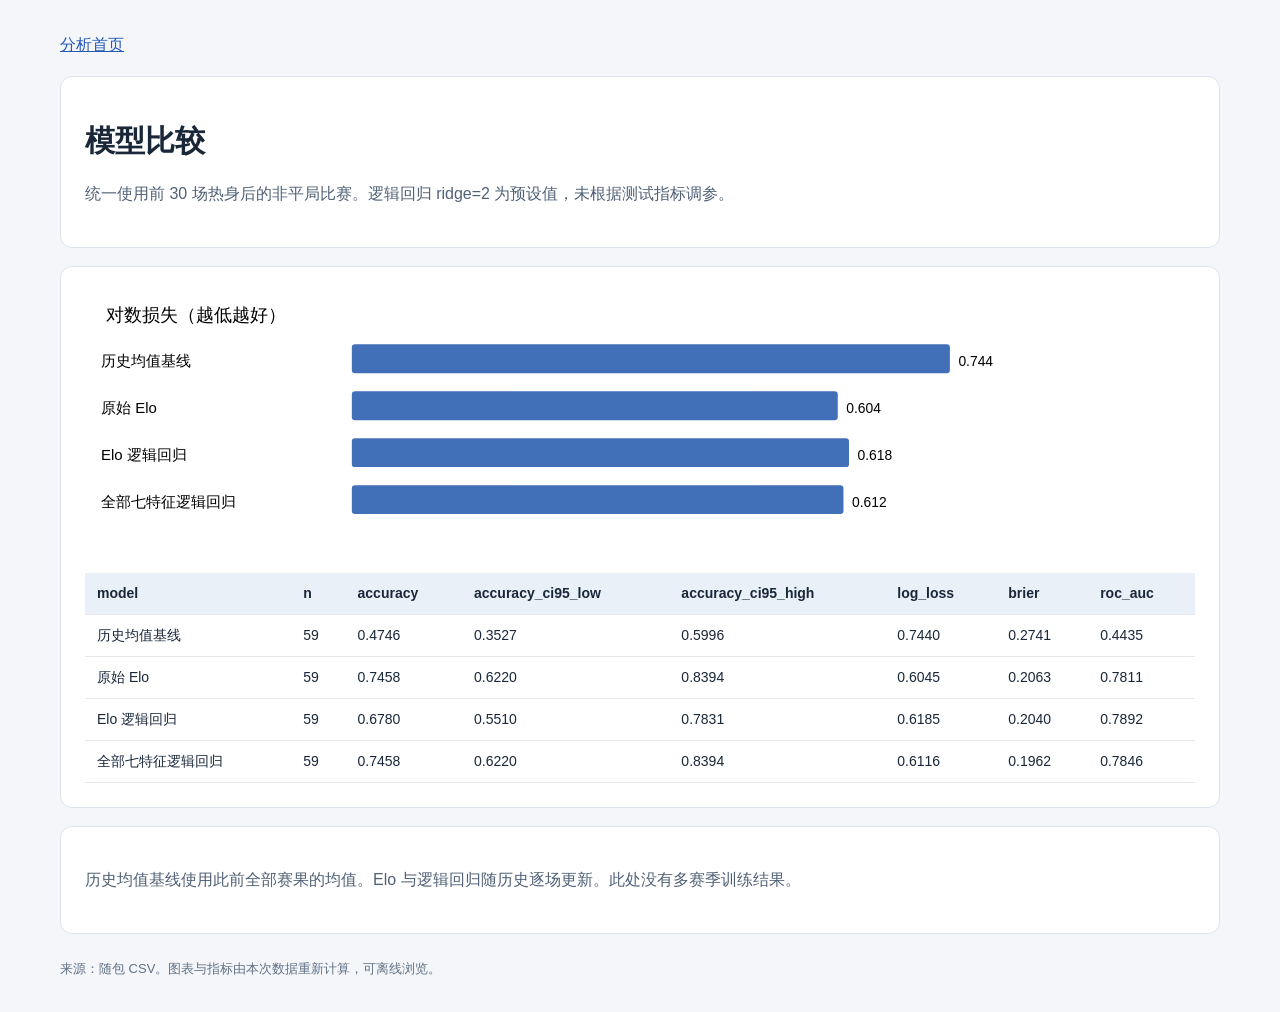
<file: chart_sources/ivl-model-comparison.html>
<!doctype html><html lang="zh-CN"><head><meta charset="utf-8"><meta name="viewport" content="width=device-width,initial-scale=1"><title>模型比较</title><style>body{margin:0;background:#f4f6fa;color:#192739;font:16px/1.65 "Microsoft YaHei",Arial,sans-serif}main{max-width:1160px;margin:32px auto;padding:0 24px}h1{font-size:30px;line-height:1.3}h2{font-size:20px}a{color:#265ab5}header,section{background:white;border:1px solid #dce3ec;border-radius:12px;padding:24px;margin:18px 0}p{color:#506176}.cards{display:flex;gap:16px;flex-wrap:wrap}.card{flex:1;min-width:140px;background:#edf3fb;padding:16px;border-radius:8px}.card strong{display:block;font-size:28px;color:#254f91}svg{width:100%;height:auto}table{width:100%;border-collapse:collapse;font-size:14px}th,td{padding:9px 12px;text-align:left;border-bottom:1px solid #e4e9f0}th{background:#eaf0f8;position:sticky;top:0}tr:hover{background:#f0f5fd}.scroll{overflow:auto}select,input{padding:8px;font-size:15px;border:1px solid #adbdd2;border-radius:6px}nav{display:flex;gap:16px;flex-wrap:wrap}.notice{border-left:4px solid #c78a24;padding-left:14px}footer{font-size:13px;color:#617286;margin:24px 0}circle:hover{stroke:#172c48;stroke-width:2}</style></head><body><main><nav><a href="../index.html">分析首页</a></nav><header><h1>模型比较</h1><p>统一使用前 30 场热身后的非平局比赛。逻辑回归 ridge=2 为预设值，未根据测试指标调参。</p></header><section><svg viewBox="0 0 1040 256" role="img" aria-label="对数损失（越低越好）"><text x="20" y="28" font-size="17">对数损失（越低越好）</text><text x="15" y="70" font-size="14">历史均值基线</text><rect x="250.00" y="50" width="560.34" height="27" rx="3" fill="#416fb8"><title>历史均值基线：0.744</title></rect><text x="818.34" y="70" font-size="13">0.744</text><text x="15" y="114" font-size="14">原始 Elo</text><rect x="250.00" y="94" width="455.29" height="27" rx="3" fill="#416fb8"><title>原始 Elo：0.604</title></rect><text x="713.29" y="114" font-size="13">0.604</text><text x="15" y="158" font-size="14">Elo 逻辑回归</text><rect x="250.00" y="138" width="465.84" height="27" rx="3" fill="#416fb8"><title>Elo 逻辑回归：0.618</title></rect><text x="723.84" y="158" font-size="13">0.618</text><text x="15" y="202" font-size="14">全部七特征逻辑回归</text><rect x="250.00" y="182" width="460.63" height="27" rx="3" fill="#416fb8"><title>全部七特征逻辑回归：0.612</title></rect><text x="718.63" y="202" font-size="13">0.612</text></svg><div class="scroll"><table class="dataframe">
  <thead>
    <tr style="text-align: right;">
      <th>model</th>
      <th>n</th>
      <th>accuracy</th>
      <th>accuracy_ci95_low</th>
      <th>accuracy_ci95_high</th>
      <th>log_loss</th>
      <th>brier</th>
      <th>roc_auc</th>
    </tr>
  </thead>
  <tbody>
    <tr>
      <td>历史均值基线</td>
      <td>59</td>
      <td>0.4746</td>
      <td>0.3527</td>
      <td>0.5996</td>
      <td>0.7440</td>
      <td>0.2741</td>
      <td>0.4435</td>
    </tr>
    <tr>
      <td>原始 Elo</td>
      <td>59</td>
      <td>0.7458</td>
      <td>0.6220</td>
      <td>0.8394</td>
      <td>0.6045</td>
      <td>0.2063</td>
      <td>0.7811</td>
    </tr>
    <tr>
      <td>Elo 逻辑回归</td>
      <td>59</td>
      <td>0.6780</td>
      <td>0.5510</td>
      <td>0.7831</td>
      <td>0.6185</td>
      <td>0.2040</td>
      <td>0.7892</td>
    </tr>
    <tr>
      <td>全部七特征逻辑回归</td>
      <td>59</td>
      <td>0.7458</td>
      <td>0.6220</td>
      <td>0.8394</td>
      <td>0.6116</td>
      <td>0.1962</td>
      <td>0.7846</td>
    </tr>
  </tbody>
</table></div></section><section><p>历史均值基线使用此前全部赛果的均值。Elo 与逻辑回归随历史逐场更新。此处没有多赛季训练结果。</p></section><footer>来源：随包 CSV。图表与指标由本次数据重新计算，可离线浏览。</footer></main><script></script></body></html>
</file>
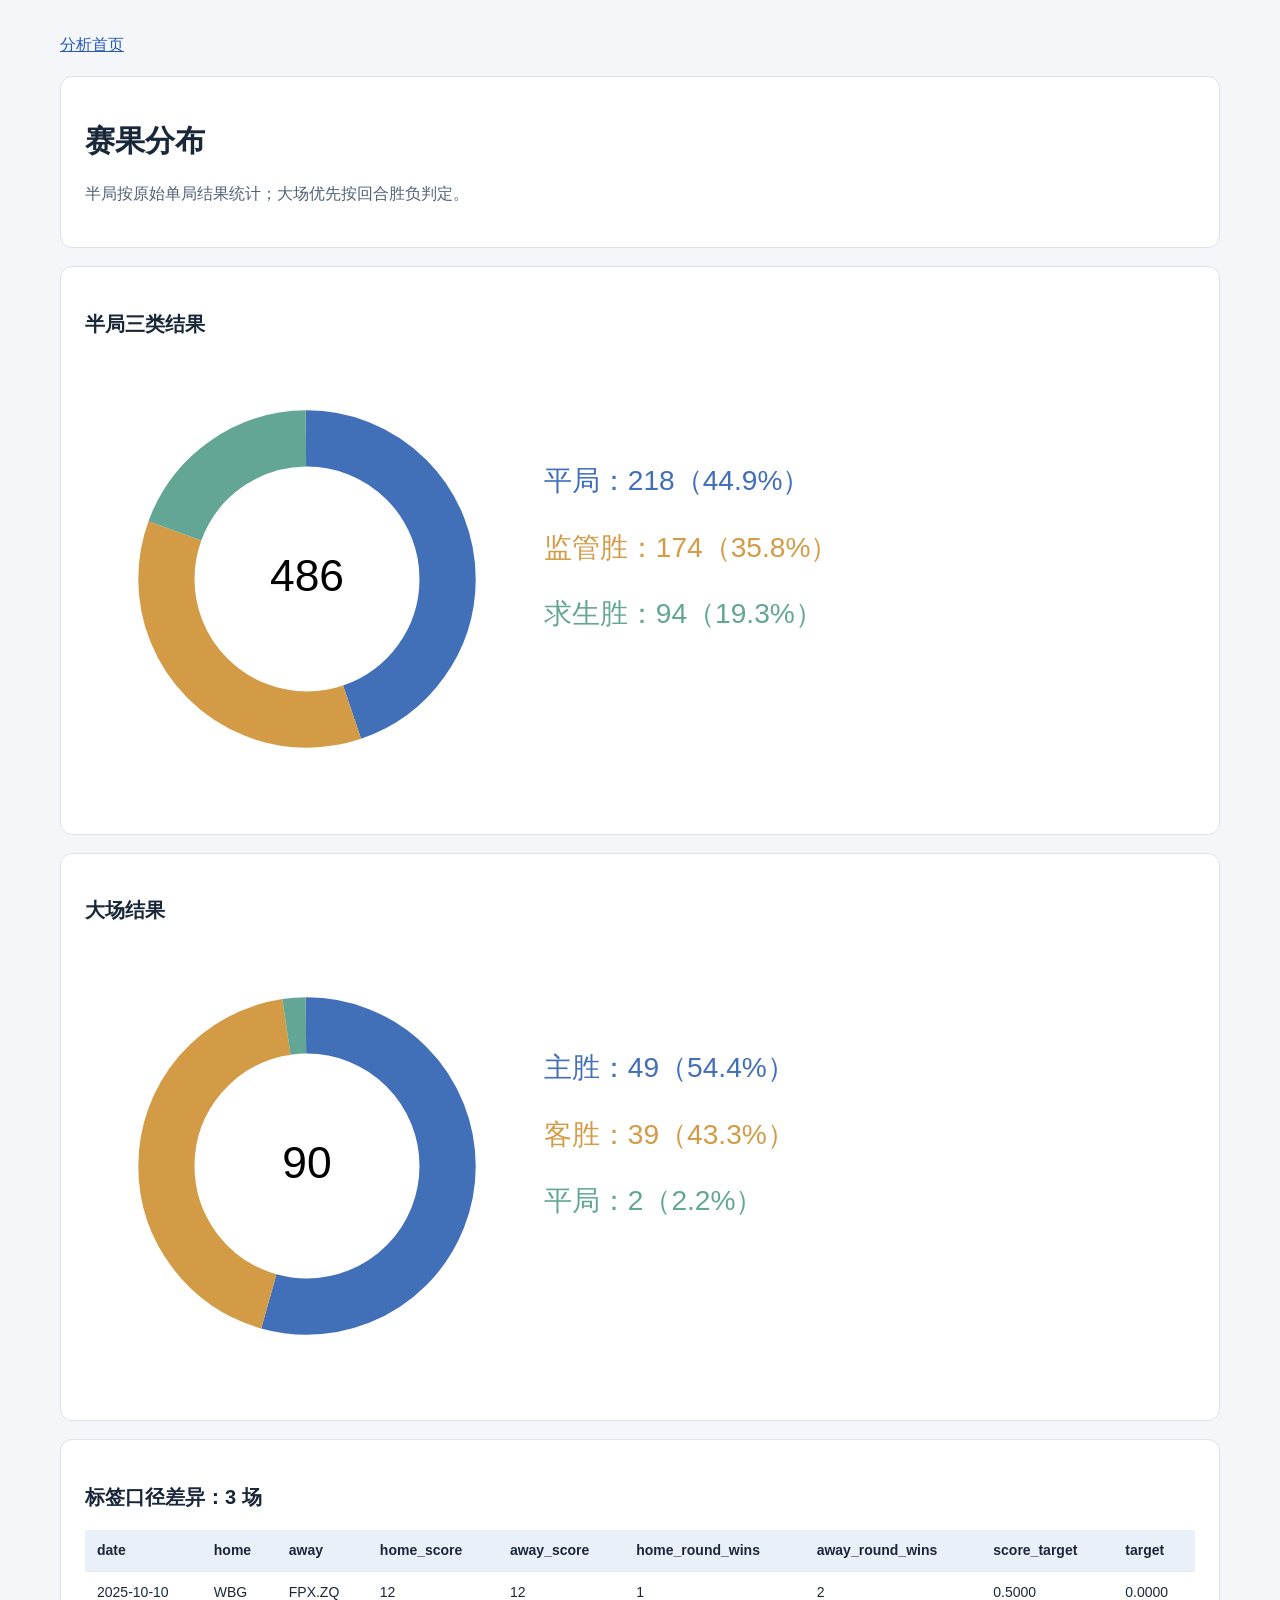
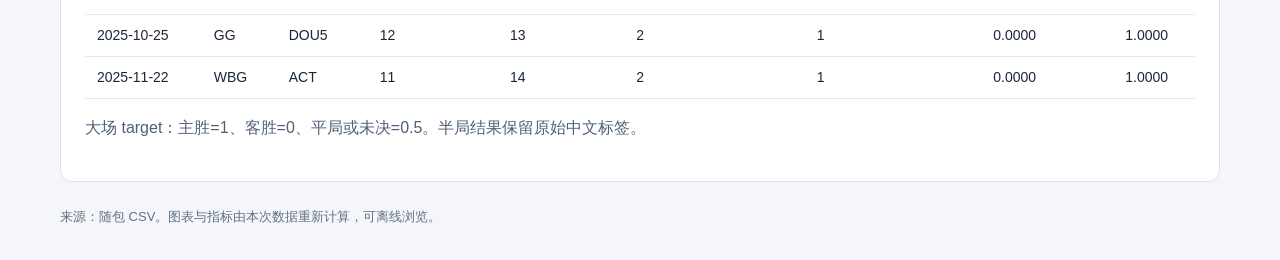
<file: chart_sources/ivl-outcome-pie.html>
<!doctype html><html lang="zh-CN"><head><meta charset="utf-8"><meta name="viewport" content="width=device-width,initial-scale=1"><title>赛果分布</title><style>body{margin:0;background:#f4f6fa;color:#192739;font:16px/1.65 "Microsoft YaHei",Arial,sans-serif}main{max-width:1160px;margin:32px auto;padding:0 24px}h1{font-size:30px;line-height:1.3}h2{font-size:20px}a{color:#265ab5}header,section{background:white;border:1px solid #dce3ec;border-radius:12px;padding:24px;margin:18px 0}p{color:#506176}.cards{display:flex;gap:16px;flex-wrap:wrap}.card{flex:1;min-width:140px;background:#edf3fb;padding:16px;border-radius:8px}.card strong{display:block;font-size:28px;color:#254f91}svg{width:100%;height:auto}table{width:100%;border-collapse:collapse;font-size:14px}th,td{padding:9px 12px;text-align:left;border-bottom:1px solid #e4e9f0}th{background:#eaf0f8;position:sticky;top:0}tr:hover{background:#f0f5fd}.scroll{overflow:auto}select,input{padding:8px;font-size:15px;border:1px solid #adbdd2;border-radius:6px}nav{display:flex;gap:16px;flex-wrap:wrap}.notice{border-left:4px solid #c78a24;padding-left:14px}footer{font-size:13px;color:#617286;margin:24px 0}circle:hover{stroke:#172c48;stroke-width:2}</style></head><body><main><nav><a href="../index.html">分析首页</a></nav><header><h1>赛果分布</h1><p>半局按原始单局结果统计；大场优先按回合胜负判定。</p></header><section><h2>半局三类结果</h2><svg viewBox="0 0 750 300"><circle cx="150" cy="150" r="95" fill="none" stroke="#416fb8" stroke-width="38" pathLength="100" stroke-dasharray="44.8559670781893 55.1440329218107" stroke-dashoffset="0" transform="rotate(-90 150 150)"><title>平局：218（44.9%）</title></circle><text x="310" y="90" fill="#416fb8" font-size="19">平局：218（44.9%）</text><circle cx="150" cy="150" r="95" fill="none" stroke="#d49b47" stroke-width="38" pathLength="100" stroke-dasharray="35.80246913580247 64.19753086419753" stroke-dashoffset="-44.8559670781893" transform="rotate(-90 150 150)"><title>监管胜：174（35.8%）</title></circle><text x="310" y="135" fill="#d49b47" font-size="19">监管胜：174（35.8%）</text><circle cx="150" cy="150" r="95" fill="none" stroke="#64a696" stroke-width="38" pathLength="100" stroke-dasharray="19.34156378600823 80.65843621399176" stroke-dashoffset="-80.65843621399176" transform="rotate(-90 150 150)"><title>求生胜：94（19.3%）</title></circle><text x="310" y="180" fill="#64a696" font-size="19">求生胜：94（19.3%）</text><text x="150" y="158" text-anchor="middle" font-size="30">486</text></svg></section><section><h2>大场结果</h2><svg viewBox="0 0 750 300"><circle cx="150" cy="150" r="95" fill="none" stroke="#416fb8" stroke-width="38" pathLength="100" stroke-dasharray="54.44444444444444 45.55555555555556" stroke-dashoffset="0" transform="rotate(-90 150 150)"><title>主胜：49（54.4%）</title></circle><text x="310" y="90" fill="#416fb8" font-size="19">主胜：49（54.4%）</text><circle cx="150" cy="150" r="95" fill="none" stroke="#d49b47" stroke-width="38" pathLength="100" stroke-dasharray="43.333333333333336 56.666666666666664" stroke-dashoffset="-54.44444444444444" transform="rotate(-90 150 150)"><title>客胜：39（43.3%）</title></circle><text x="310" y="135" fill="#d49b47" font-size="19">客胜：39（43.3%）</text><circle cx="150" cy="150" r="95" fill="none" stroke="#64a696" stroke-width="38" pathLength="100" stroke-dasharray="2.2222222222222223 97.77777777777777" stroke-dashoffset="-97.77777777777777" transform="rotate(-90 150 150)"><title>平局：2（2.2%）</title></circle><text x="310" y="180" fill="#64a696" font-size="19">平局：2（2.2%）</text><text x="150" y="158" text-anchor="middle" font-size="30">90</text></svg></section><section><h2>标签口径差异：3 场</h2><div class="scroll"><table class="dataframe">
  <thead>
    <tr style="text-align: right;">
      <th>date</th>
      <th>home</th>
      <th>away</th>
      <th>home_score</th>
      <th>away_score</th>
      <th>home_round_wins</th>
      <th>away_round_wins</th>
      <th>score_target</th>
      <th>target</th>
    </tr>
  </thead>
  <tbody>
    <tr>
      <td>2025-10-10</td>
      <td>WBG</td>
      <td>FPX.ZQ</td>
      <td>12</td>
      <td>12</td>
      <td>1</td>
      <td>2</td>
      <td>0.5000</td>
      <td>0.0000</td>
    </tr>
    <tr>
      <td>2025-10-25</td>
      <td>GG</td>
      <td>DOU5</td>
      <td>12</td>
      <td>13</td>
      <td>2</td>
      <td>1</td>
      <td>0.0000</td>
      <td>1.0000</td>
    </tr>
    <tr>
      <td>2025-11-22</td>
      <td>WBG</td>
      <td>ACT</td>
      <td>11</td>
      <td>14</td>
      <td>2</td>
      <td>1</td>
      <td>0.0000</td>
      <td>1.0000</td>
    </tr>
  </tbody>
</table></div><p>大场 target：主胜=1、客胜=0、平局或未决=0.5。半局结果保留原始中文标签。</p></section><footer>来源：随包 CSV。图表与指标由本次数据重新计算，可离线浏览。</footer></main><script></script></body></html>
</file>
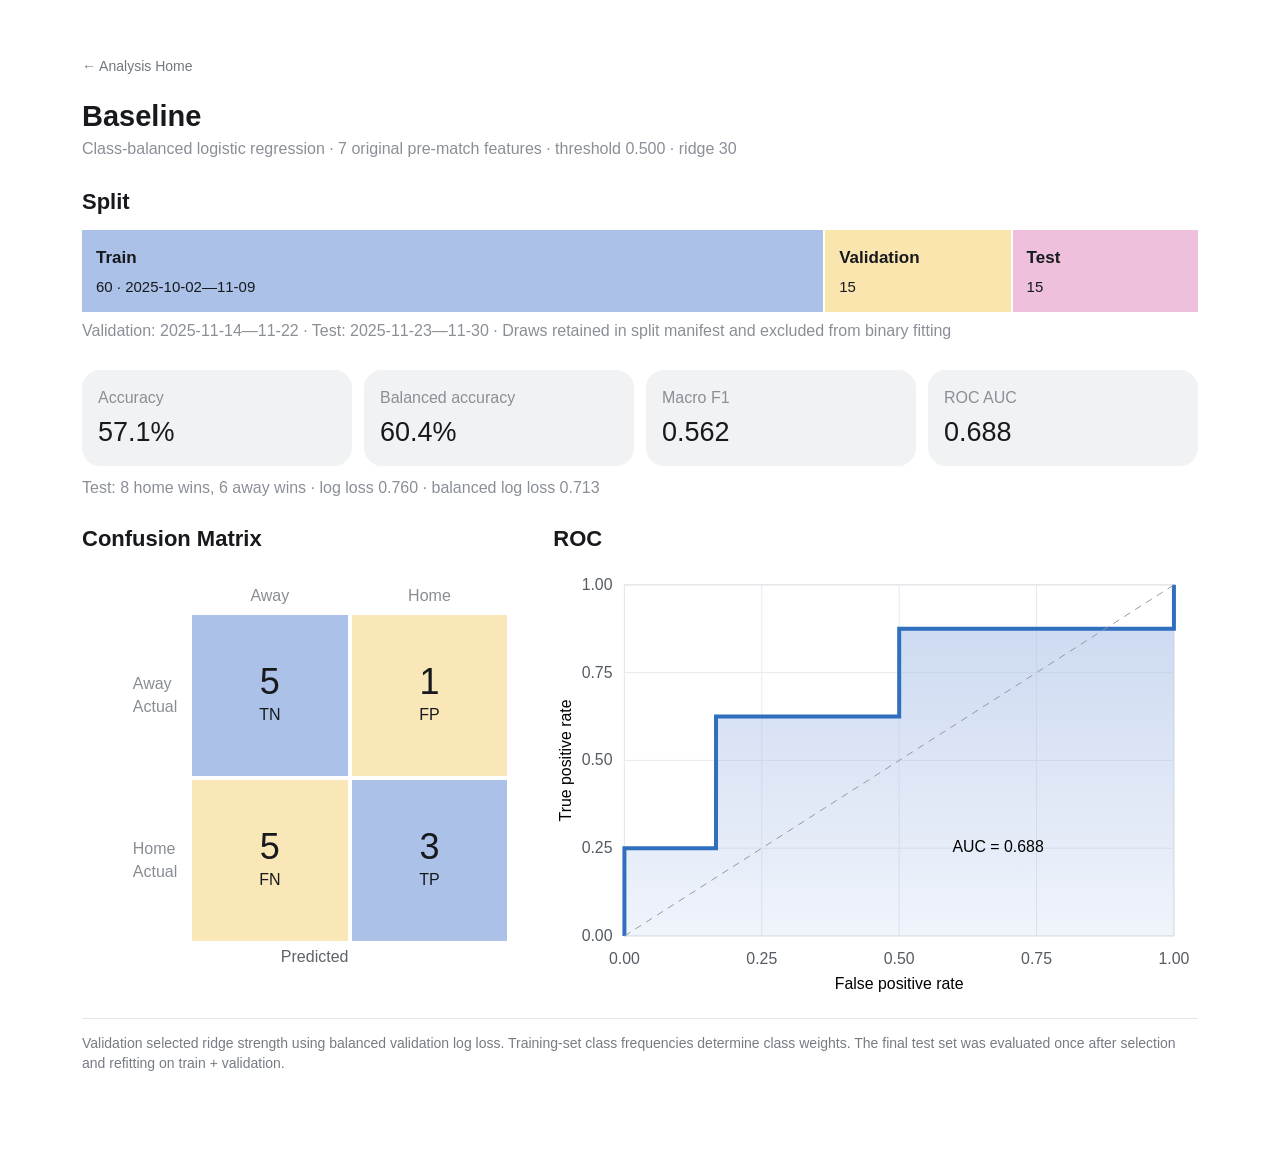
<file: chart_sources/logistic-baseline-evaluation.html>
<!doctype html><html lang="en"><head><meta charset="utf-8"><meta name="viewport" content="width=device-width,initial-scale=1"><title>Baseline</title><style>
*{box-sizing:border-box}body{margin:0;background:#fff;color:#17191d;font:16px/1.45 Inter,"Segoe UI","Microsoft YaHei",Arial,sans-serif}main{max-width:1200px;margin:32px auto;padding:22px 42px 46px}a{color:#346fb7;text-decoration:none}.top-link{font-size:14px;color:#717780}h1{font-size:29px;line-height:1.2;margin:22px 0 3px;font-weight:600}h2{font-size:22px;margin:25px 0 12px;font-weight:600}.subtitle,.context{color:#8a8f97}.subtitle{margin:0 0 26px}.split{display:flex;height:82px;width:100%;gap:2px}.split>div{padding:16px 14px;font-size:17px;font-weight:600}.split span{display:block;margin-top:5px;font-size:15px;font-weight:500}.train{width:66.666%;background:#abc1e8}.validation{width:16.667%;background:#fae5ae}.test{width:16.667%;background:#efc0dc}.split-note{margin:7px 0 28px;color:#8a8f97}.kpis{display:grid;grid-template-columns:repeat(4,1fr);gap:12px}.kpi{background:#f1f2f3;border-radius:18px;padding:16px 16px 13px;min-height:88px}.kpi-label{color:#8a8f97;font-size:16px}.kpi-value{font-size:27px;margin-top:4px;font-variant-numeric:tabular-nums}.metric-note{color:#8a8f97;margin:10px 0 24px}.plots{display:grid;grid-template-columns:minmax(350px,.84fr) minmax(500px,1.25fr);gap:38px}.panel h2{margin-top:0}.matrix-wrap{padding:17px 6px 0 38px}.matrix-labels{display:grid;grid-template-columns:70px 1fr 1fr;align-items:end;text-align:center;color:#888d94;margin-bottom:6px}.matrix{display:grid;grid-template-columns:70px 1fr 1fr;grid-template-rows:1fr 1fr;min-height:330px}.ylabel{display:flex;align-items:center;justify-content:center;color:#888d94}.cell{display:flex;align-items:center;justify-content:center;flex-direction:column;border:2px solid #fff}.correct{background:#abc1e8}.wrong{background:#f9e7b8}.number{font-size:36px;line-height:1}.code{margin-top:3px}.axis-caption{text-align:center;color:#5f6369;margin-top:2px}.roc-box{min-height:420px}svg{display:block;width:100%;height:auto}.footer-note{margin-top:25px;padding-top:14px;border-top:1px solid #e5e7eb;color:#767c84;font-size:14px}@media(max-width:850px){main{padding:18px}.plots{grid-template-columns:1fr}.kpis{grid-template-columns:repeat(2,1fr)}.split>div{padding:10px 8px;font-size:14px}.split span{font-size:13px}}</style></head><body><main><a class="top-link" href="../index.html">← Analysis Home</a><h1>Baseline</h1><p class="subtitle">Class-balanced logistic regression · 7 original pre-match features · threshold 0.500 · ridge 30</p><h2>Split</h2><div class="split" aria-label="60 training matches, 15 validation matches, and 15 test matches"><div class="train">Train<span>60 · 2025-10-02—11-09</span></div><div class="validation">Validation<span>15</span></div><div class="test">Test<span>15</span></div></div><p class="split-note">Validation: 2025-11-14—11-22 · Test: 2025-11-23—11-30 · Draws retained in split manifest and excluded from binary fitting</p><div class="kpis"><div class="kpi"><div class="kpi-label">Accuracy</div><div class="kpi-value">57.1%</div></div><div class="kpi"><div class="kpi-label">Balanced accuracy</div><div class="kpi-value">60.4%</div></div><div class="kpi"><div class="kpi-label">Macro F1</div><div class="kpi-value">0.562</div></div><div class="kpi"><div class="kpi-label">ROC AUC</div><div class="kpi-value">0.688</div></div></div><p class="metric-note">Test: 8 home wins, 6 away wins · log loss 0.760 · balanced log loss 0.713</p><div class="plots"><section class="panel"><h2>Confusion Matrix</h2><div class="matrix-wrap"><div class="matrix-labels"><span></span><span>Away</span><span>Home</span></div><div class="matrix"><div class="ylabel">Away<br>Actual</div><div class="cell correct"><span class="number">5</span><span class="code">TN</span></div><div class="cell wrong"><span class="number">1</span><span class="code">FP</span></div><div class="ylabel">Home<br>Actual</div><div class="cell wrong"><span class="number">5</span><span class="code">FN</span></div><div class="cell correct"><span class="number">3</span><span class="code">TP</span></div></div><div class="axis-caption">Predicted</div></div></section><section class="panel"><h2>ROC</h2><div id="roc" class="roc-box"></div></section></div><p class="footer-note">Validation selected ridge strength using balanced validation log loss. Training-set class frequencies determine class weights. The final test set was evaluated once after selection and refitting on train + validation.</p></main><script>const roc=[{"fpr":0.0,"tpr":0.0,"threshold":null},{"fpr":0.0,"tpr":0.125,"threshold":0.8305418744856196},{"fpr":0.0,"tpr":0.25,"threshold":0.749392353861438},{"fpr":0.16666666666666666,"tpr":0.25,"threshold":0.7461108593866922},{"fpr":0.16666666666666666,"tpr":0.375,"threshold":0.7250925329705216},{"fpr":0.16666666666666666,"tpr":0.5,"threshold":0.4513586642227447},{"fpr":0.16666666666666666,"tpr":0.625,"threshold":0.3749443983279115},{"fpr":0.3333333333333333,"tpr":0.625,"threshold":0.28069955933920077},{"fpr":0.5,"tpr":0.625,"threshold":0.23587012381283706},{"fpr":0.5,"tpr":0.75,"threshold":0.22156373192934609},{"fpr":0.5,"tpr":0.875,"threshold":0.20694599733372362},{"fpr":0.6666666666666666,"tpr":0.875,"threshold":0.14615244691881052},{"fpr":0.8333333333333334,"tpr":0.875,"threshold":0.11649105774056667},{"fpr":1.0,"tpr":0.875,"threshold":0.07040989503871208},{"fpr":1.0,"tpr":1.0,"threshold":0.06980916071949708},{"fpr":1.0,"tpr":1.0,"threshold":null}];function draw(){const W=650,H=430,L=72,R=24,T=18,B=58,x=v=>L+v*(W-L-R),y=v=>T+(1-v)*(H-T-B),pts=roc.map(d=>`${x(d.fpr)},${y(d.tpr)}`).join(' ');let s=`<svg viewBox="0 0 ${W} ${H}" role="img" aria-label="ROC curve, area under curve 0.688"><defs><linearGradient id="aucFill" x1="0" y1="0" x2="0" y2="1"><stop offset="0" stop-color="#abc1e8" stop-opacity=".65"/><stop offset="1" stop-color="#abc1e8" stop-opacity=".18"/></linearGradient></defs><rect x="${L}" y="${T}" width="${W-L-R}" height="${H-T-B}" fill="#fff" stroke="#d9dde3"/>`;for(let q=0;q<=1;q+=.25)s+=`<line x1="${x(q)}" y1="${T}" x2="${x(q)}" y2="${H-B}" stroke="#e7e9ed"/><line x1="${L}" y1="${y(q)}" x2="${W-R}" y2="${y(q)}" stroke="#e7e9ed"/><text x="${x(q)}" y="${H-30}" text-anchor="middle" fill="#555b63">${q.toFixed(2)}</text><text x="${L-12}" y="${y(q)+5}" text-anchor="end" fill="#555b63">${q.toFixed(2)}</text>`;const polygon=`${x(0)},${y(0)} `+pts+` ${x(1)},${y(0)}`;s+=`<polygon points="${polygon}" fill="url(#aucFill)"/><polyline points="${pts}" fill="none" stroke="#2f6fbe" stroke-width="4"/><line x1="${x(0)}" y1="${y(0)}" x2="${x(1)}" y2="${y(1)}" stroke="#9299a3" stroke-dasharray="7 6"/><text x="${x(.68)}" y="${y(.24)}" text-anchor="middle" font-size="16">AUC = 0.688</text><text x="${(L+W-R)/2}" y="${H-5}" text-anchor="middle">False positive rate</text><text x="18" y="${(T+H-B)/2}" transform="rotate(-90 18 ${(T+H-B)/2})" text-anchor="middle">True positive rate</text></svg>`;document.querySelector('#roc').innerHTML=s}draw();</script></body></html>
</file>
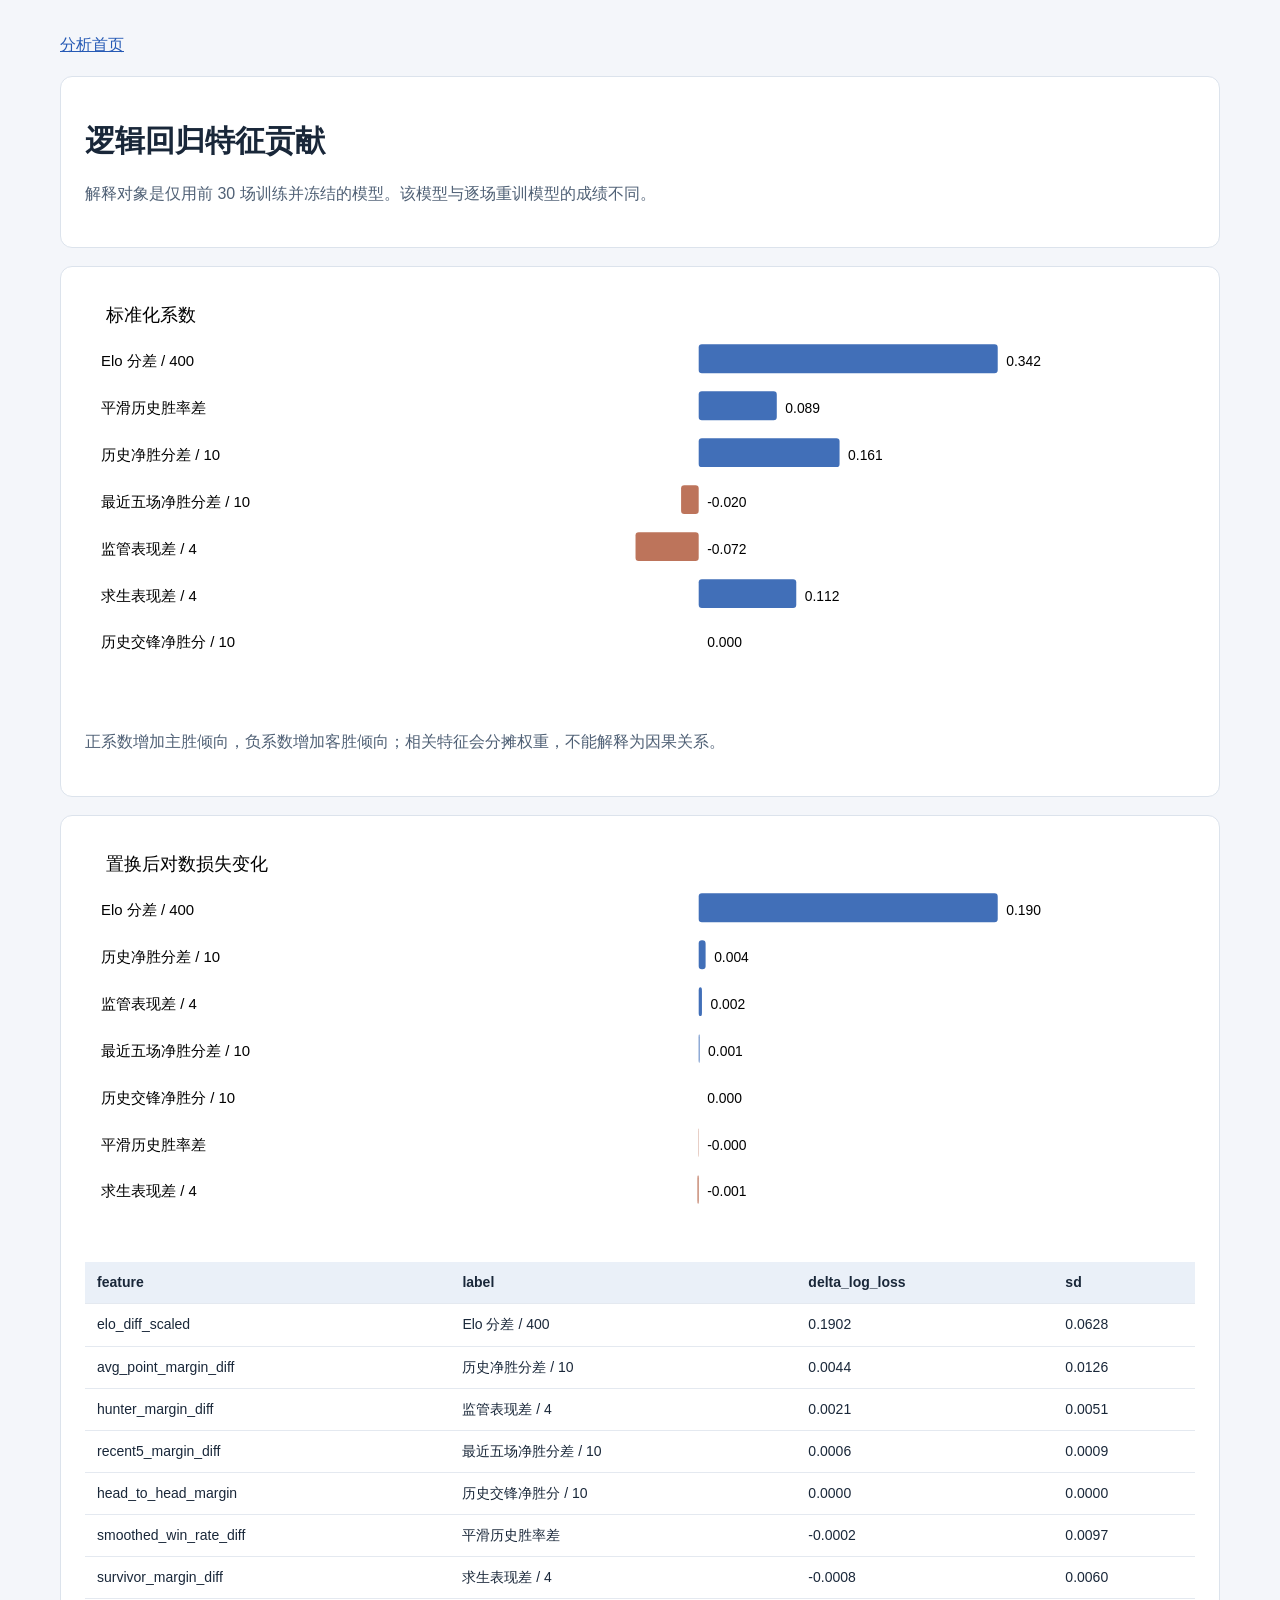
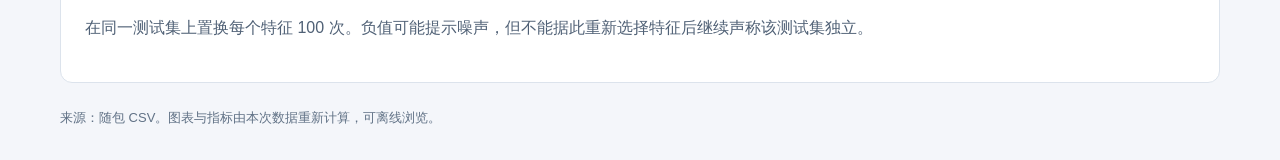
<file: chart_sources/logistic-feature-contribution.html>
<!doctype html><html lang="zh-CN"><head><meta charset="utf-8"><meta name="viewport" content="width=device-width,initial-scale=1"><title>逻辑回归特征贡献</title><style>body{margin:0;background:#f4f6fa;color:#192739;font:16px/1.65 "Microsoft YaHei",Arial,sans-serif}main{max-width:1160px;margin:32px auto;padding:0 24px}h1{font-size:30px;line-height:1.3}h2{font-size:20px}a{color:#265ab5}header,section{background:white;border:1px solid #dce3ec;border-radius:12px;padding:24px;margin:18px 0}p{color:#506176}.cards{display:flex;gap:16px;flex-wrap:wrap}.card{flex:1;min-width:140px;background:#edf3fb;padding:16px;border-radius:8px}.card strong{display:block;font-size:28px;color:#254f91}svg{width:100%;height:auto}table{width:100%;border-collapse:collapse;font-size:14px}th,td{padding:9px 12px;text-align:left;border-bottom:1px solid #e4e9f0}th{background:#eaf0f8;position:sticky;top:0}tr:hover{background:#f0f5fd}.scroll{overflow:auto}select,input{padding:8px;font-size:15px;border:1px solid #adbdd2;border-radius:6px}nav{display:flex;gap:16px;flex-wrap:wrap}.notice{border-left:4px solid #c78a24;padding-left:14px}footer{font-size:13px;color:#617286;margin:24px 0}circle:hover{stroke:#172c48;stroke-width:2}</style></head><body><main><nav><a href="../index.html">分析首页</a></nav><header><h1>逻辑回归特征贡献</h1><p>解释对象是仅用前 30 场训练并冻结的模型。该模型与逐场重训模型的成绩不同。</p></header><section><svg viewBox="0 0 1040 388" role="img" aria-label="标准化系数"><text x="20" y="28" font-size="17">标准化系数</text><text x="15" y="70" font-size="14">Elo 分差 / 400</text><rect x="575.00" y="50" width="280.17" height="27" rx="3" fill="#416fb8"><title>Elo 分差 / 400：0.342</title></rect><text x="863.17" y="70" font-size="13">0.342</text><text x="15" y="114" font-size="14">平滑历史胜率差</text><rect x="575.00" y="94" width="73.16" height="27" rx="3" fill="#416fb8"><title>平滑历史胜率差：0.089</title></rect><text x="656.16" y="114" font-size="13">0.089</text><text x="15" y="158" font-size="14">历史净胜分差 / 10</text><rect x="575.00" y="138" width="131.99" height="27" rx="3" fill="#416fb8"><title>历史净胜分差 / 10：0.161</title></rect><text x="714.99" y="158" font-size="13">0.161</text><text x="15" y="202" font-size="14">最近五场净胜分差 / 10</text><rect x="558.50" y="182" width="16.50" height="27" rx="3" fill="#bd745b"><title>最近五场净胜分差 / 10：-0.020</title></rect><text x="583.00" y="202" font-size="13">-0.020</text><text x="15" y="246" font-size="14">监管表现差 / 4</text><rect x="515.81" y="226" width="59.19" height="27" rx="3" fill="#bd745b"><title>监管表现差 / 4：-0.072</title></rect><text x="583.00" y="246" font-size="13">-0.072</text><text x="15" y="290" font-size="14">求生表现差 / 4</text><rect x="575.00" y="270" width="91.41" height="27" rx="3" fill="#416fb8"><title>求生表现差 / 4：0.112</title></rect><text x="674.41" y="290" font-size="13">0.112</text><text x="15" y="334" font-size="14">历史交锋净胜分 / 10</text><rect x="575.00" y="314" width="0.00" height="27" rx="3" fill="#416fb8"><title>历史交锋净胜分 / 10：0.000</title></rect><text x="583.00" y="334" font-size="13">0.000</text></svg><p>正系数增加主胜倾向，负系数增加客胜倾向；相关特征会分摊权重，不能解释为因果关系。</p></section><section><svg viewBox="0 0 1040 388" role="img" aria-label="置换后对数损失变化"><text x="20" y="28" font-size="17">置换后对数损失变化</text><text x="15" y="70" font-size="14">Elo 分差 / 400</text><rect x="575.00" y="50" width="280.17" height="27" rx="3" fill="#416fb8"><title>Elo 分差 / 400：0.190</title></rect><text x="863.17" y="70" font-size="13">0.190</text><text x="15" y="114" font-size="14">历史净胜分差 / 10</text><rect x="575.00" y="94" width="6.47" height="27" rx="3" fill="#416fb8"><title>历史净胜分差 / 10：0.004</title></rect><text x="589.47" y="114" font-size="13">0.004</text><text x="15" y="158" font-size="14">监管表现差 / 4</text><rect x="575.00" y="138" width="3.04" height="27" rx="3" fill="#416fb8"><title>监管表现差 / 4：0.002</title></rect><text x="586.04" y="158" font-size="13">0.002</text><text x="15" y="202" font-size="14">最近五场净胜分差 / 10</text><rect x="575.00" y="182" width="0.83" height="27" rx="3" fill="#416fb8"><title>最近五场净胜分差 / 10：0.001</title></rect><text x="583.83" y="202" font-size="13">0.001</text><text x="15" y="246" font-size="14">历史交锋净胜分 / 10</text><rect x="575.00" y="226" width="0.00" height="27" rx="3" fill="#416fb8"><title>历史交锋净胜分 / 10：0.000</title></rect><text x="583.00" y="246" font-size="13">0.000</text><text x="15" y="290" font-size="14">平滑历史胜率差</text><rect x="574.68" y="270" width="0.32" height="27" rx="3" fill="#bd745b"><title>平滑历史胜率差：-0.000</title></rect><text x="583.00" y="290" font-size="13">-0.000</text><text x="15" y="334" font-size="14">求生表现差 / 4</text><rect x="573.84" y="314" width="1.16" height="27" rx="3" fill="#bd745b"><title>求生表现差 / 4：-0.001</title></rect><text x="583.00" y="334" font-size="13">-0.001</text></svg><div class="scroll"><table class="dataframe">
  <thead>
    <tr style="text-align: right;">
      <th>feature</th>
      <th>label</th>
      <th>delta_log_loss</th>
      <th>sd</th>
    </tr>
  </thead>
  <tbody>
    <tr>
      <td>elo_diff_scaled</td>
      <td>Elo 分差 / 400</td>
      <td>0.1902</td>
      <td>0.0628</td>
    </tr>
    <tr>
      <td>avg_point_margin_diff</td>
      <td>历史净胜分差 / 10</td>
      <td>0.0044</td>
      <td>0.0126</td>
    </tr>
    <tr>
      <td>hunter_margin_diff</td>
      <td>监管表现差 / 4</td>
      <td>0.0021</td>
      <td>0.0051</td>
    </tr>
    <tr>
      <td>recent5_margin_diff</td>
      <td>最近五场净胜分差 / 10</td>
      <td>0.0006</td>
      <td>0.0009</td>
    </tr>
    <tr>
      <td>head_to_head_margin</td>
      <td>历史交锋净胜分 / 10</td>
      <td>0.0000</td>
      <td>0.0000</td>
    </tr>
    <tr>
      <td>smoothed_win_rate_diff</td>
      <td>平滑历史胜率差</td>
      <td>-0.0002</td>
      <td>0.0097</td>
    </tr>
    <tr>
      <td>survivor_margin_diff</td>
      <td>求生表现差 / 4</td>
      <td>-0.0008</td>
      <td>0.0060</td>
    </tr>
  </tbody>
</table></div><p>在同一测试集上置换每个特征 100 次。负值可能提示噪声，但不能据此重新选择特征后继续声称该测试集独立。</p></section><footer>来源：随包 CSV。图表与指标由本次数据重新计算，可离线浏览。</footer></main><script></script></body></html>
</file>
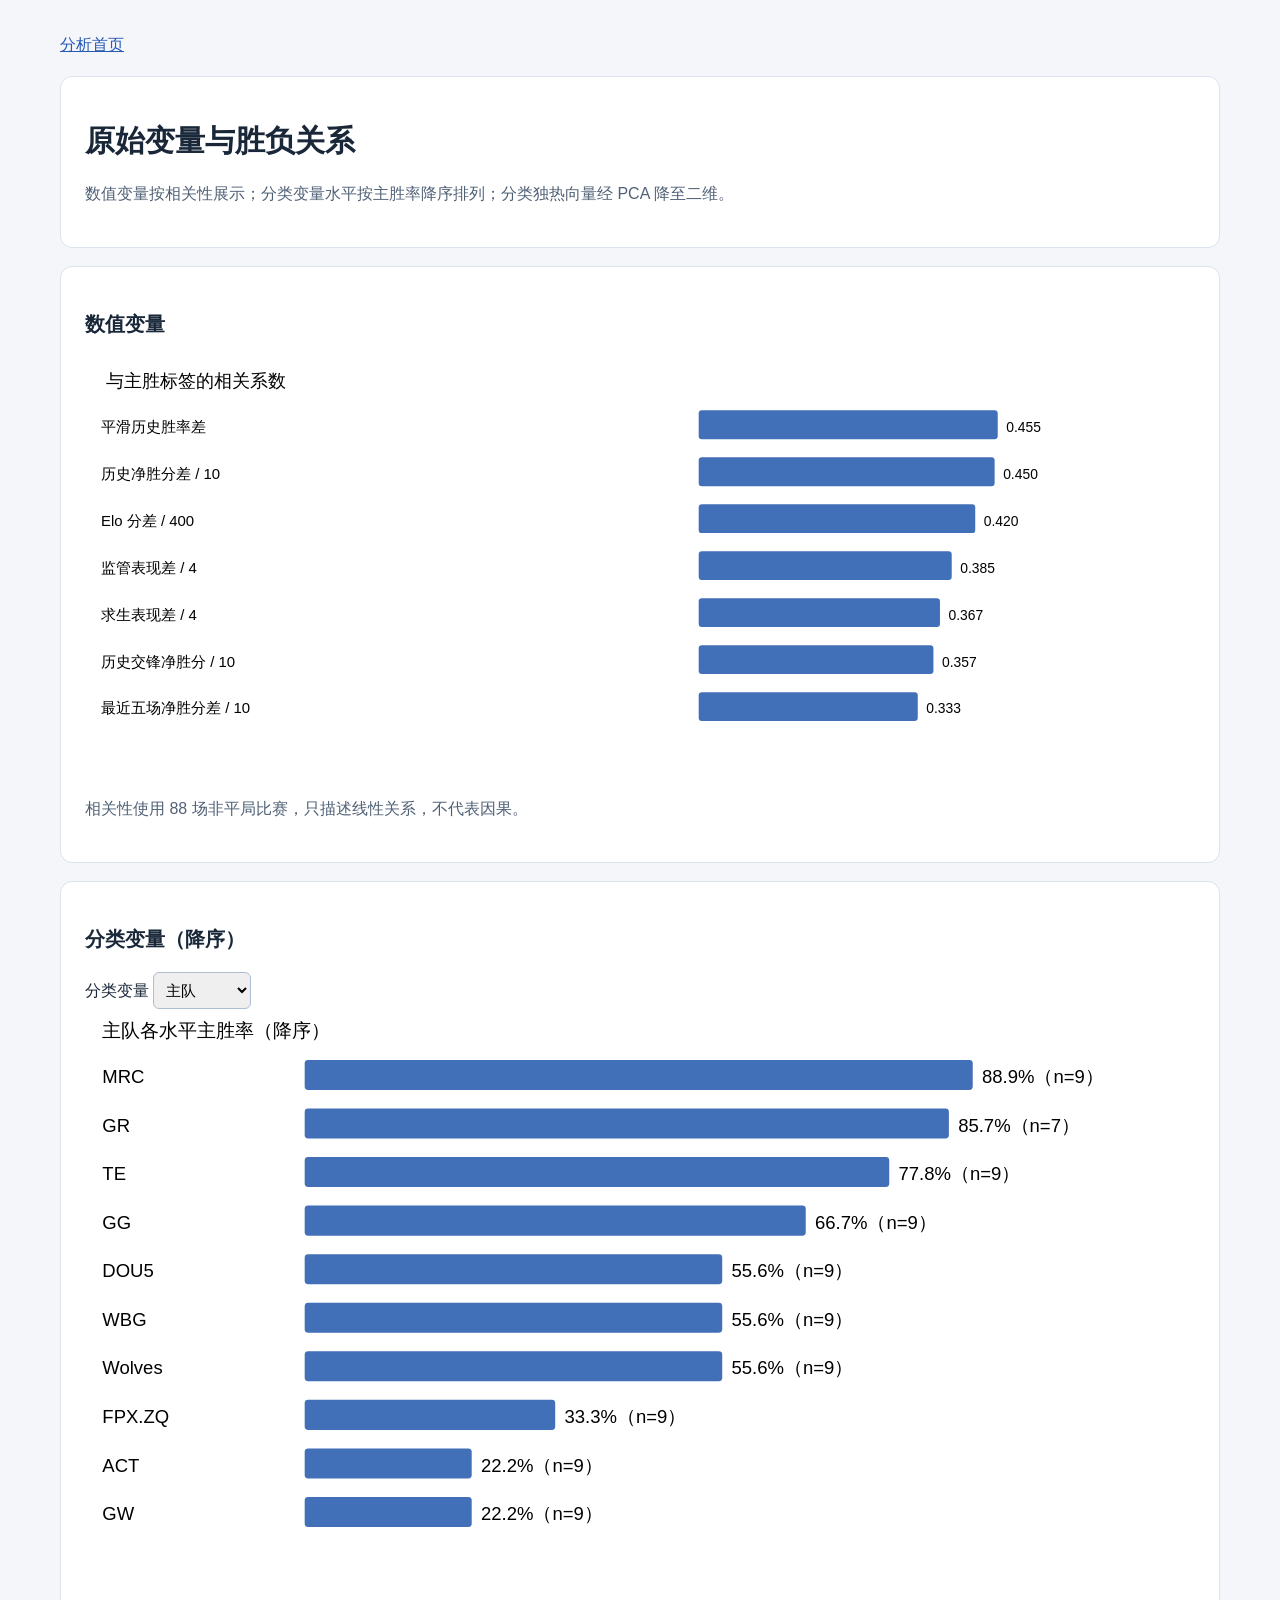
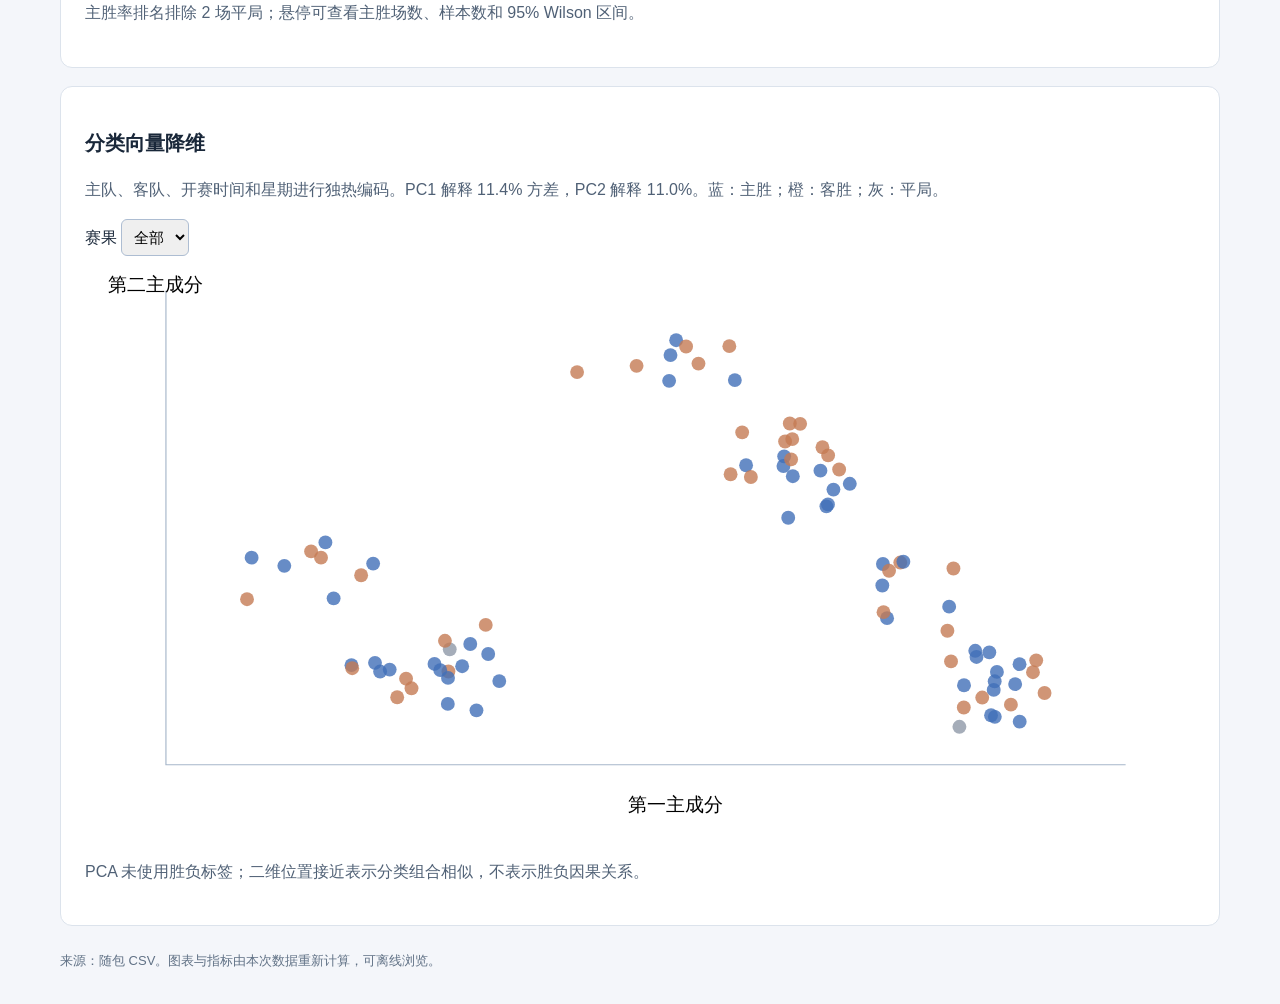
<file: chart_sources/raw-features.html>
<!doctype html><html lang="zh-CN"><head><meta charset="utf-8"><meta name="viewport" content="width=device-width,initial-scale=1"><title>原始变量与胜负关系</title><style>body{margin:0;background:#f4f6fa;color:#192739;font:16px/1.65 "Microsoft YaHei",Arial,sans-serif}main{max-width:1160px;margin:32px auto;padding:0 24px}h1{font-size:30px;line-height:1.3}h2{font-size:20px}a{color:#265ab5}header,section{background:white;border:1px solid #dce3ec;border-radius:12px;padding:24px;margin:18px 0}p{color:#506176}.cards{display:flex;gap:16px;flex-wrap:wrap}.card{flex:1;min-width:140px;background:#edf3fb;padding:16px;border-radius:8px}.card strong{display:block;font-size:28px;color:#254f91}svg{width:100%;height:auto}table{width:100%;border-collapse:collapse;font-size:14px}th,td{padding:9px 12px;text-align:left;border-bottom:1px solid #e4e9f0}th{background:#eaf0f8;position:sticky;top:0}tr:hover{background:#f0f5fd}.scroll{overflow:auto}select,input{padding:8px;font-size:15px;border:1px solid #adbdd2;border-radius:6px}nav{display:flex;gap:16px;flex-wrap:wrap}.notice{border-left:4px solid #c78a24;padding-left:14px}footer{font-size:13px;color:#617286;margin:24px 0}circle:hover{stroke:#172c48;stroke-width:2}</style></head><body><main><nav><a href="../index.html">分析首页</a></nav><header><h1>原始变量与胜负关系</h1><p>数值变量按相关性展示；分类变量水平按主胜率降序排列；分类独热向量经 PCA 降至二维。</p></header><section><h2>数值变量</h2><svg viewBox="0 0 1040 388" role="img" aria-label="与主胜标签的相关系数"><text x="20" y="28" font-size="17">与主胜标签的相关系数</text><text x="15" y="70" font-size="14">平滑历史胜率差</text><rect x="575.00" y="50" width="280.17" height="27" rx="3" fill="#416fb8"><title>平滑历史胜率差：0.455</title></rect><text x="863.17" y="70" font-size="13">0.455</text><text x="15" y="114" font-size="14">历史净胜分差 / 10</text><rect x="575.00" y="94" width="277.28" height="27" rx="3" fill="#416fb8"><title>历史净胜分差 / 10：0.450</title></rect><text x="860.28" y="114" font-size="13">0.450</text><text x="15" y="158" font-size="14">Elo 分差 / 400</text><rect x="575.00" y="138" width="259.10" height="27" rx="3" fill="#416fb8"><title>Elo 分差 / 400：0.420</title></rect><text x="842.10" y="158" font-size="13">0.420</text><text x="15" y="202" font-size="14">监管表现差 / 4</text><rect x="575.00" y="182" width="237.07" height="27" rx="3" fill="#416fb8"><title>监管表现差 / 4：0.385</title></rect><text x="820.07" y="202" font-size="13">0.385</text><text x="15" y="246" font-size="14">求生表现差 / 4</text><rect x="575.00" y="226" width="226.05" height="27" rx="3" fill="#416fb8"><title>求生表现差 / 4：0.367</title></rect><text x="809.05" y="246" font-size="13">0.367</text><text x="15" y="290" font-size="14">历史交锋净胜分 / 10</text><rect x="575.00" y="270" width="219.92" height="27" rx="3" fill="#416fb8"><title>历史交锋净胜分 / 10：0.357</title></rect><text x="802.92" y="290" font-size="13">0.357</text><text x="15" y="334" font-size="14">最近五场净胜分差 / 10</text><rect x="575.00" y="314" width="205.25" height="27" rx="3" fill="#416fb8"><title>最近五场净胜分差 / 10：0.333</title></rect><text x="788.25" y="334" font-size="13">0.333</text></svg><p>相关性使用 88 场非平局比赛，只描述线性关系，不代表因果。</p></section><section><h2>分类变量（降序）</h2><label>分类变量 <select id="category-variable"><option value="0">主队</option><option value="1">客队</option><option value="2">开赛时间</option><option value="3">星期</option></select></label><div id="category-ranking"></div><p>主胜率排名排除 2 场平局；悬停可查看主胜场数、样本数和 95% Wilson 区间。</p></section><section><h2>分类向量降维</h2><p>主队、客队、开赛时间和星期进行独热编码。PC1 解释 11.4% 方差，PC2 解释 11.0%。蓝：主胜；橙：客胜；灰：平局。</p><label>赛果 <select id="outcome-filter"><option>全部</option><option>主胜</option><option>客胜</option><option>平局</option></select></label><div id="categorical-pca"></div><p>PCA 未使用胜负标签；二维位置接近表示分类组合相似，不表示胜负因果关系。</p></section><footer>来源：随包 CSV。图表与指标由本次数据重新计算，可离线浏览。</footer></main><script>const categorical=[{"label": "主队", "levels": [{"level": "MRC", "home_win_rate": 0.8888888888888888, "n": 9, "home_wins": 8, "ci_low": 0.5649937852319399, "ci_high": 0.9801096286728695}, {"level": "GR", "home_win_rate": 0.8571428571428571, "n": 7, "home_wins": 6, "ci_low": 0.48686549668097007, "ci_high": 0.9743210440510253}, {"level": "TE", "home_win_rate": 0.7777777777777778, "n": 9, "home_wins": 7, "ci_low": 0.4525833436728054, "ci_high": 0.9367762376877727}, {"level": "GG", "home_win_rate": 0.6666666666666666, "n": 9, "home_wins": 6, "ci_low": 0.35419734749908977, "ci_high": 0.879418401317257}, {"level": "DOU5", "home_win_rate": 0.5555555555555556, "n": 9, "home_wins": 5, "ci_low": 0.2666473457440297, "ci_high": 0.811224570528086}, {"level": "WBG", "home_win_rate": 0.5555555555555556, "n": 9, "home_wins": 5, "ci_low": 0.2666473457440297, "ci_high": 0.811224570528086}, {"level": "Wolves", "home_win_rate": 0.5555555555555556, "n": 9, "home_wins": 5, "ci_low": 0.2666473457440297, "ci_high": 0.811224570528086}, {"level": "FPX.ZQ", "home_win_rate": 0.3333333333333333, "n": 9, "home_wins": 3, "ci_low": 0.12058159868274293, "ci_high": 0.6458026525009102}, {"level": "ACT", "home_win_rate": 0.2222222222222222, "n": 9, "home_wins": 2, "ci_low": 0.06322376231222723, "ci_high": 0.5474166563271946}, {"level": "GW", "home_win_rate": 0.2222222222222222, "n": 9, "home_wins": 2, "ci_low": 0.06322376231222723, "ci_high": 0.5474166563271946}]}, {"label": "客队", "levels": [{"level": "GW", "home_win_rate": 1.0, "n": 9, "home_wins": 9, "ci_low": 0.7008472464490407, "ci_high": 1.0}, {"level": "ACT", "home_win_rate": 0.7777777777777778, "n": 9, "home_wins": 7, "ci_low": 0.4525833436728054, "ci_high": 0.9367762376877727}, {"level": "FPX.ZQ", "home_win_rate": 0.7777777777777778, "n": 9, "home_wins": 7, "ci_low": 0.4525833436728054, "ci_high": 0.9367762376877727}, {"level": "TE", "home_win_rate": 0.7777777777777778, "n": 9, "home_wins": 7, "ci_low": 0.4525833436728054, "ci_high": 0.9367762376877727}, {"level": "DOU5", "home_win_rate": 0.6666666666666666, "n": 9, "home_wins": 6, "ci_low": 0.35419734749908977, "ci_high": 0.879418401317257}, {"level": "GG", "home_win_rate": 0.5555555555555556, "n": 9, "home_wins": 5, "ci_low": 0.2666473457440297, "ci_high": 0.811224570528086}, {"level": "WBG", "home_win_rate": 0.375, "n": 8, "home_wins": 3, "ci_low": 0.13684175946152105, "ci_high": 0.6942621454161981}, {"level": "MRC", "home_win_rate": 0.25, "n": 8, "home_wins": 2, "ci_low": 0.07147768885802763, "ci_high": 0.5907301208974108}, {"level": "Wolves", "home_win_rate": 0.2222222222222222, "n": 9, "home_wins": 2, "ci_low": 0.06322376231222723, "ci_high": 0.5474166563271946}, {"level": "GR", "home_win_rate": 0.1111111111111111, "n": 9, "home_wins": 1, "ci_low": 0.019890371327130535, "ci_high": 0.4350062147680601}]}, {"label": "开赛时间", "levels": [{"level": "14:00", "home_win_rate": 0.6206896551724138, "n": 29, "home_wins": 18, "ci_low": 0.4400222620928496, "ci_high": 0.7731220426913266}, {"level": "18:00", "home_win_rate": 0.5862068965517241, "n": 29, "home_wins": 17, "ci_low": 0.40737528478515245, "ci_high": 0.7448706472035449}, {"level": "16:00", "home_win_rate": 0.4666666666666667, "n": 30, "home_wins": 14, "ci_low": 0.30232127224128236, "ci_high": 0.6385798671847496}]}, {"label": "星期", "levels": [{"level": "周一", "home_win_rate": 1.0, "n": 3, "home_wins": 3, "ci_low": 0.43849391955098227, "ci_high": 1.0}, {"level": "周日", "home_win_rate": 0.6538461538461539, "n": 26, "home_wins": 17, "ci_low": 0.46220229009632996, "ci_high": 0.8058798502714787}, {"level": "周六", "home_win_rate": 0.5185185185185185, "n": 27, "home_wins": 14, "ci_low": 0.3398532458621043, "ci_high": 0.6925704935029092}, {"level": "周四", "home_win_rate": 0.5, "n": 6, "home_wins": 3, "ci_low": 0.18761280689940868, "ci_high": 0.8123871931005913}, {"level": "周五", "home_win_rate": 0.46153846153846156, "n": 26, "home_wins": 12, "ci_low": 0.28755582695234905, "ci_high": 0.6454236379556988}]}];const points=[{"match_number": 1, "match": "Wolves vs WBG", "actual": "主胜", "pc1": -0.7835514366341856, "pc2": -0.4957779727194798}, {"match_number": 2, "match": "GG vs MRC", "actual": "客胜", "pc1": 0.19180088515882615, "pc2": 0.7063952888979139}, {"match_number": 3, "match": "GR vs FPX.ZQ", "actual": "主胜", "pc1": 0.6609041947950731, "pc2": -0.39689779190391017}, {"match_number": 4, "match": "DOU5 vs TE", "actual": "主胜", "pc1": -0.8071792919466937, "pc2": -0.5062148714894726}, {"match_number": 5, "match": "ACT vs GW", "actual": "主胜", "pc1": 0.09559105687549813, "pc2": 0.5809851004819325}, {"match_number": 6, "match": "Wolves vs MRC", "actual": "客胜", "pc1": 0.6011114946927908, "pc2": -0.45283513242956064}, {"match_number": 7, "match": "DOU5 vs FPX.ZQ", "actual": "主胜", "pc1": -1.0434576418178485, "pc2": 0.05101429085011489}, {"match_number": 8, "match": "WBG vs GG", "actual": "主胜", "pc1": -0.07690029242345238, "pc2": 1.2402473401610845}, {"match_number": 9, "match": "TE vs ACT", "actual": "主胜", "pc1": 0.43161255261986214, "pc2": -0.052804845985471964}, {"match_number": 10, "match": "GR vs GW", "actual": "主胜", "pc1": -0.6401950352280479, "pc2": -0.6768379221534963}, {"match_number": 11, "match": "Wolves vs GG", "actual": "客胜", "pc1": 0.10739355352337754, "pc2": 0.5192765585038597}, {"match_number": 12, "match": "WBG vs TE", "actual": "主胜", "pc1": 0.7064080716111062, "pc2": -0.6031335357488051}, {"match_number": 13, "match": "MRC vs DOU5", "actual": "主胜", "pc1": -0.5405298597724605, "pc2": -0.4138589104769726}, {"match_number": 14, "match": "GR vs ACT", "actual": "主胜", "pc1": 0.18770218702331987, "pc2": 0.5769208108370654}, {"match_number": 15, "match": "FPX.ZQ vs GW", "actual": "主胜", "pc1": 0.6638936934185746, "pc2": -0.429223076935728}, {"match_number": 16, "match": "GR vs MRC", "actual": "平局", "pc1": -0.6354212114515341, "pc2": -0.3890516343459459}, {"match_number": 17, "match": "WBG vs FPX.ZQ", "actual": "客胜", "pc1": 0.2289280259109555, "pc2": 0.7993030489597625}, {"match_number": 18, "match": "Wolves vs DOU5", "actual": "主胜", "pc1": 0.7088056052285924, "pc2": -0.5575470055463028}, {"match_number": 19, "match": "ACT vs GG", "actual": "客胜", "pc1": -0.9774183569977202, "pc2": 0.1271026634311548}, {"match_number": 20, "match": "MRC vs FPX.ZQ", "actual": "主胜", "pc1": 0.06787024132357265, "pc2": 1.0299252056415498}, {"match_number": 21, "match": "Wolves vs TE", "actual": "主胜", "pc1": 0.44332933120732426, "pc2": -0.2246986329220316}, {"match_number": 22, "match": "ACT vs WBG", "actual": "客胜", "pc1": -0.7650531801778984, "pc2": -0.6417397096254188}, {"match_number": 23, "match": "GW vs TE", "actual": "主胜", "pc1": 0.29366937082389866, "pc2": 0.3644357645623565}, {"match_number": 24, "match": "GR vs GG", "actual": "主胜", "pc1": 0.6331190511287366, "pc2": -0.5783143359585923}, {"match_number": 25, "match": "DOU5 vs GW", "actual": "主胜", "pc1": -0.8778572454130473, "pc2": -0.47243481656255365}, {"match_number": 26, "match": "Wolves vs FPX.ZQ", "actual": "主胜", "pc1": 0.18953557868247956, "pc2": 0.628035109544536}, {"match_number": 27, "match": "MRC vs ACT", "actual": "主胜", "pc1": 0.7593042028058586, "pc2": -0.5723612541416624}, {"match_number": 28, "match": "TE vs GG", "actual": "主胜", "pc1": -0.9421010864691803, "pc2": 0.17442185574291785}, {"match_number": 29, "match": "DOU5 vs GR", "actual": "客胜", "pc1": -0.32126463290622365, "pc2": 1.0721401399851178}, {"match_number": 30, "match": "GW vs WBG", "actual": "客胜", "pc1": 0.4345880551878722, "pc2": -0.19324490496178914}, {"match_number": 31, "match": "Wolves vs GR", "actual": "客胜", "pc1": -0.7431345370835841, "pc2": -0.5439089141178742}, {"match_number": 32, "match": "MRC vs WBG", "actual": "主胜", "pc1": 0.1995364396706462, "pc2": 0.3042989101949226}, {"match_number": 33, "match": "GG vs GW", "actual": "主胜", "pc1": 0.7091580252520852, "pc2": -0.745009999233373}, {"match_number": 34, "match": "DOU5 vs ACT", "actual": "主胜", "pc1": -0.819797762712571, "pc2": -0.46031116162336616}, {"match_number": 35, "match": "FPX.ZQ vs TE", "actual": "客胜", "pc1": 0.3251129106390491, "pc2": 0.5588450481197261}, {"match_number": 36, "match": "WBG vs GR", "actual": "客胜", "pc1": 0.5921850782039202, "pc2": -0.29107973128836073}, {"match_number": 37, "match": "Wolves vs GW", "actual": "主胜", "pc1": -0.9218327436317045, "pc2": -0.12050519275877535}, {"match_number": 38, "match": "TE vs MRC", "actual": "主胜", "pc1": -0.09089023536746085, "pc2": 1.161844165541998}, {"match_number": 39, "match": "GG vs DOU5", "actual": "主胜", "pc1": 0.5964966197027413, "pc2": -0.16420737095118867}, {"match_number": 40, "match": "ACT vs FPX.ZQ", "actual": "主胜", "pc1": -0.6730330853496653, "pc2": -0.46581625642079205}, {"match_number": 41, "match": "WBG vs DOU5", "actual": "主胜", "pc1": 0.27898092339370656, "pc2": 0.5527073125280294}, {"match_number": 42, "match": "MRC vs GW", "actual": "主胜", "pc1": 0.6998016734190291, "pc2": -0.7364595377314738}, {"match_number": 43, "match": "Wolves vs ACT", "actual": "客胜", "pc1": -0.6386439210695692, "pc2": -0.5061097514109638}, {"match_number": 44, "match": "TE vs GR", "actual": "客胜", "pc1": 0.08592024077685168, "pc2": 0.7546034136765973}, {"match_number": 45, "match": "GG vs FPX.ZQ", "actual": "主胜", "pc1": 0.7701300153952957, "pc2": -0.467314476761456}, {"match_number": 46, "match": "DOU5 vs WBG", "actual": "客胜", "pc1": -1.1354777366460818, "pc2": -0.12490916235451166}, {"match_number": 47, "match": "GW vs GG", "actual": "客胜", "pc1": -0.021864910833651992, "pc2": 1.1168556331625163}, {"match_number": 48, "match": "TE vs FPX.ZQ", "actual": "主胜", "pc1": 0.4330820133762441, "pc2": 0.060792392896634496}, {"match_number": 49, "match": "MRC vs GR", "actual": "主胜", "pc1": -0.639670534580832, "pc2": -0.5397470316122365}, {"match_number": 50, "match": "DOU5 vs Wolves", "actual": "客胜", "pc1": 0.05740069914711726, "pc2": 0.533553592540664}, {"match_number": 51, "match": "ACT vs TE", "actual": "客胜", "pc1": 0.6326000460325064, "pc2": -0.6957305904053405}, {"match_number": 52, "match": "TE vs DOU5", "actual": "主胜", "pc1": -0.5847768239656688, "pc2": -0.36114354323951375}, {"match_number": 53, "match": "GW vs FPX.ZQ", "actual": "客胜", "pc1": 0.28396340750075544, "pc2": 0.675911341961193}, {"match_number": 54, "match": "GG vs WBG", "actual": "客胜", "pc1": 0.6781099205670631, "pc2": -0.6432379299660834}, {"match_number": 55, "match": "ACT vs MRC", "actual": "客胜", "pc1": -0.9529175448916677, "pc2": 0.09397735115684079}, {"match_number": 56, "match": "WBG vs Wolves", "actual": "客胜", "pc1": 0.054260694843288854, "pc2": 1.2087257844102914}, {"match_number": 57, "match": "FPX.ZQ vs GG", "actual": "客胜", "pc1": 0.47590966467215334, "pc2": 0.06832928075953179}, {"match_number": 58, "match": "TE vs WBG", "actual": "客胜", "pc1": -0.7297359096493587, "pc2": -0.5944205173136563}, {"match_number": 59, "match": "GR vs DOU5", "actual": "主胜", "pc1": 0.2975398913935815, "pc2": 0.3748094859600825}, {"match_number": 60, "match": "GW vs ACT", "actual": "客胜", "pc1": 0.7488249824350292, "pc2": -0.6806215328812673}, {"match_number": 61, "match": "GG vs TE", "actual": "主胜", "pc1": -0.5132050959678838, "pc2": -0.5564020402733324}, {"match_number": 62, "match": "FPX.ZQ vs GR", "actual": "客胜", "pc1": 0.20944687054550978, "pc2": 0.7189242239295474}, {"match_number": 63, "match": "GW vs DOU5", "actual": "客胜", "pc1": 0.803233434046868, "pc2": -0.509670773129646}, {"match_number": 64, "match": "GG vs GR", "actual": "客胜", "pc1": -0.8540004759230817, "pc2": 0.0014053491278639364}, {"match_number": 65, "match": "WBG vs MRC", "actual": "客胜", "pc1": -0.05239948031740024, "pc2": 1.2071220278867707}, {"match_number": 66, "match": "ACT vs Wolves", "actual": "客胜", "pc1": 0.44822675164169706, "pc2": 0.025167722444025254}, {"match_number": 67, "match": "WBG vs GW", "actual": "主胜", "pc1": -0.6587540032279225, "pc2": -0.4989400955855496}, {"match_number": 68, "match": "GG vs Wolves", "actual": "主胜", "pc1": 0.35137489512592684, "pc2": 0.4833664237568049}, {"match_number": 69, "match": "MRC vs TE", "actual": "主胜", "pc1": 0.7704796268853833, "pc2": -0.7702395926583936}, {"match_number": 70, "match": "GW vs GR", "actual": "客胜", "pc1": -0.6472636615789549, "pc2": -0.3440580530505933}, {"match_number": 71, "match": "ACT vs DOU5", "actual": "客胜", "pc1": 0.2066159445014598, "pc2": 0.6120848865221175}, {"match_number": 72, "match": "MRC vs Wolves", "actual": "客胜", "pc1": 0.8112356723562325, "pc2": -0.4470694934004028}, {"match_number": 73, "match": "WBG vs ACT", "actual": "主胜", "pc1": -0.8243808137027523, "pc2": 0.06288640159563703}, {"match_number": 74, "match": "TE vs GW", "actual": "主胜", "pc1": -0.09422101245762163, "pc2": 1.026032506385072}, {"match_number": 75, "match": "FPX.ZQ vs Wolves", "actual": "客胜", "pc1": 0.6070706519388945, "pc2": 0.0368077250087383}, {"match_number": 76, "match": "GR vs TE", "actual": "主胜", "pc1": -0.5695170817616941, "pc2": -0.7106179770804162}, {"match_number": 77, "match": "MRC vs GG", "actual": "主胜", "pc1": 0.21085755602613002, "pc2": 0.5234384410094978}, {"match_number": 78, "match": "FPX.ZQ vs DOU5", "actual": "客胜", "pc1": 0.8317908804893122, "pc2": -0.6192107468735236}, {"match_number": 79, "match": "GW vs Wolves", "actual": "客胜", "pc1": -0.5466415041936844, "pc2": -0.260283765239041}, {"match_number": 80, "match": "FPX.ZQ vs MRC", "actual": "客胜", "pc1": 0.20340885277009127, "pc2": 0.8010947552175782}, {"match_number": 81, "match": "GG vs ACT", "actual": "主胜", "pc1": 0.7143036731461494, "pc2": -0.5082537226295556}, {"match_number": 82, "match": "FPX.ZQ vs WBG", "actual": "主胜", "pc1": -0.6047662331943476, "pc2": -0.4781250784100828}, {"match_number": 83, "match": "GR vs Wolves", "actual": "客胜", "pc1": 0.2979490027048226, "pc2": 0.6330997442509687}, {"match_number": 84, "match": "GW vs MRC", "actual": "主胜", "pc1": 0.6955393235110666, "pc2": -0.40495890001290435}, {"match_number": 85, "match": "DOU5 vs GG", "actual": "主胜", "pc1": -1.124156620290597, "pc2": 0.09423036846006276}, {"match_number": 86, "match": "ACT vs GR", "actual": "客胜", "pc1": -0.17452636961334633, "pc2": 1.1050124349562098}, {"match_number": 87, "match": "TE vs Wolves", "actual": "主胜", "pc1": 0.4835440221702364, "pc2": 0.0724869147557881}, {"match_number": 88, "match": "DOU5 vs MRC", "actual": "客胜", "pc1": -0.8759695150092399, "pc2": -0.48859778605625087}, {"match_number": 89, "match": "FPX.ZQ vs ACT", "actual": "主胜", "pc1": 0.3110513931868185, "pc2": 0.4527741293352092}, {"match_number": 90, "match": "GR vs WBG", "actual": "平局", "pc1": 0.6217979347732526, "pc2": -0.7974538667731668}];const colors={'主胜':'#416fb8','客胜':'#c47b54','平局':'#8e99a8'};
function drawRanks(){const item=categorical[document.querySelector('#category-variable').value],levels=item.levels,h=70+levels.length*42;let s=`<svg viewBox="0 0 960 ${h}"><text x="15" y="24">${item.label}各水平主胜率（降序）</text>`;levels.forEach((d,i)=>{const y=44+i*42,w=d.home_win_rate*650;s+=`<text x="15" y="${y+20}">${d.level}</text><rect x="190" y="${y}" width="${w}" height="26" rx="3" fill="#416fb8"><title>${d.home_wins}/${d.n} 主胜，95%区间 ${(d.ci_low*100).toFixed(1)}%–${(d.ci_high*100).toFixed(1)}%</title></rect><text x="${198+w}" y="${y+20}">${(d.home_win_rate*100).toFixed(1)}%（n=${d.n}）</text>`});document.querySelector('#category-ranking').innerHTML=s+'</svg>'}
function drawPca(){const filter=document.querySelector('#outcome-filter').value,a=points.map(p=>p.pc1),b=points.map(p=>p.pc2),lo=Math.min(...a)-.2,hi=Math.max(...a)+.2,bot=Math.min(...b)-.2,top=Math.max(...b)+.2;let s='<svg viewBox="0 0 960 500"><path d="M70 30 V440 H900" fill="none" stroke="#a7b7ca"/>';points.forEach(p=>{const x=70+(p.pc1-lo)/(hi-lo)*830,y=440-(p.pc2-bot)/(top-bot)*400,opacity=(filter==='全部'||p.actual===filter)?.8:.08;s+=`<circle cx="${x}" cy="${y}" r="6" opacity="${opacity}" fill="${colors[p.actual]}"><title>第 ${p.match_number} 场 ${p.match}，${p.actual}，PC1=${p.pc1.toFixed(2)}，PC2=${p.pc2.toFixed(2)}</title></circle>`});s+='<text x="470" y="480">第一主成分</text><text x="20" y="30">第二主成分</text></svg>';document.querySelector('#categorical-pca').innerHTML=s}
document.querySelector('#category-variable').addEventListener('change',drawRanks);document.querySelector('#outcome-filter').addEventListener('change',drawPca);drawRanks();drawPca();</script></body></html>
</file>
